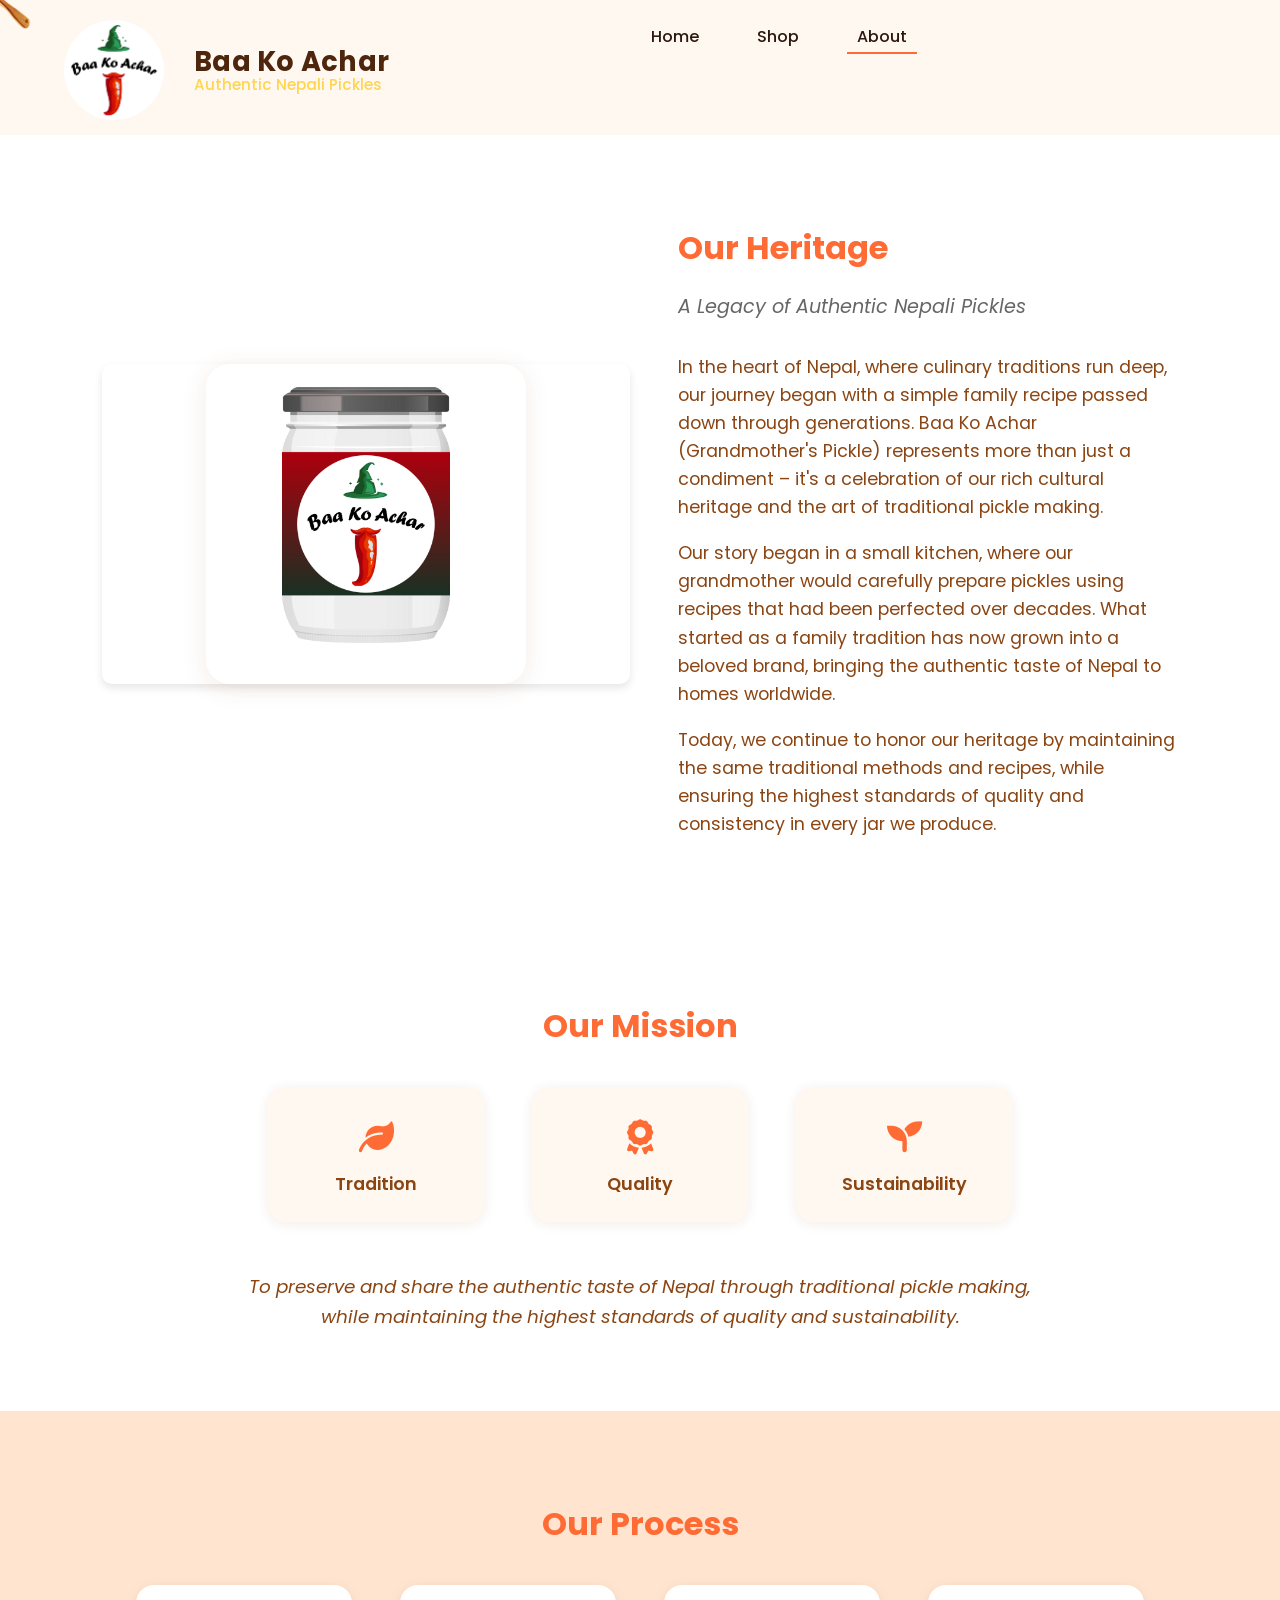
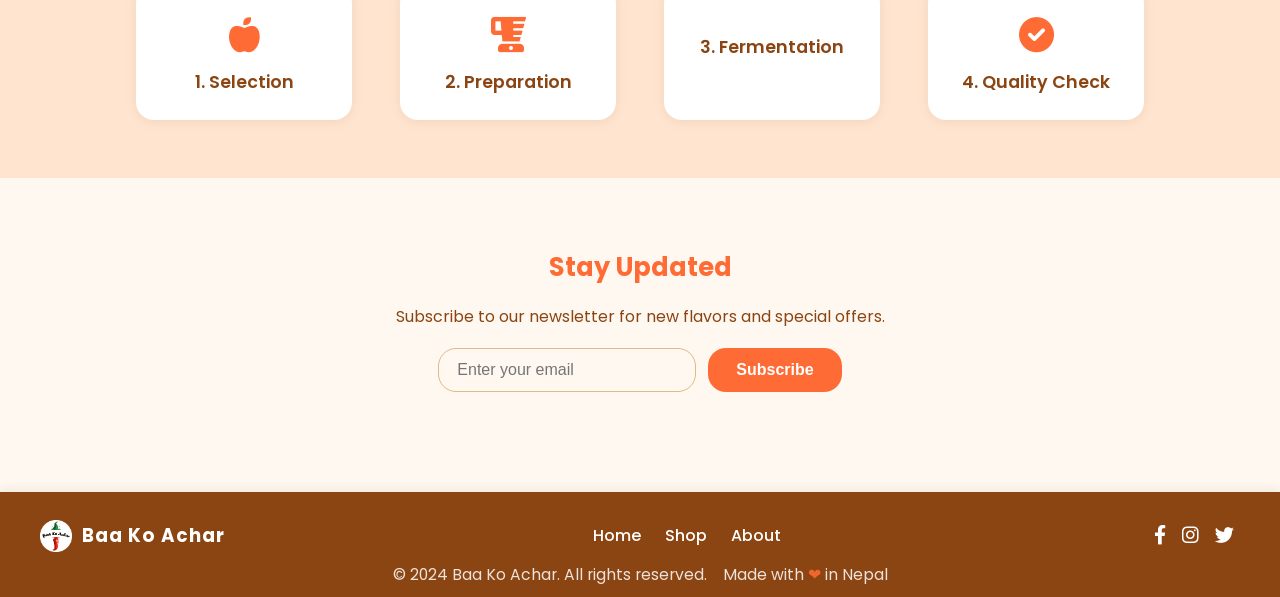
<file: about.html>
<!DOCTYPE html>
<html lang="en">
<head>
    <meta charset="UTF-8">
    <meta name="viewport" content="width=device-width, initial-scale=1.0">
    <title>About Us - Baa Ko Achar</title>
    <link rel="stylesheet" href="styles.css">
    <link rel="stylesheet" href="auth-styles.css">
    <link rel="stylesheet" href="https://cdnjs.cloudflare.com/ajax/libs/font-awesome/6.0.0/css/all.min.css">
    <link href="https://fonts.googleapis.com/css2?family=Poppins:wght@400;600;700&display=swap" rel="stylesheet">
    <style>
        .about-section {
            padding: 60px 20px;
            max-width: 1200px;
            margin: 0 auto;
        }

        .about-content {
            display: grid;
            grid-template-columns: 1fr 1fr;
            gap: 40px;
            align-items: center;
        }

        .about-image {
            width: 100%;
            border-radius: 10px;
            box-shadow: 0 4px 8px rgba(0,0,0,0.1);
        }

        .about-text h1 {
            color: #f4511e;
            margin-bottom: 20px;
            font-size: 2.5rem;
        }

        .about-text p {
            margin-bottom: 15px;
            line-height: 1.6;
            font-size: 1.1rem;
        }

        .values-section {
            margin-top: 60px;
            text-align: center;
        }

        .values-grid {
            display: grid;
            grid-template-columns: repeat(3, 1fr);
            gap: 30px;
            margin-top: 40px;
        }

        .value-card {
            padding: 30px;
            background: #fff;
            border-radius: 10px;
            box-shadow: 0 2px 4px rgba(0,0,0,0.1);
        }

        .value-card h3 {
            color: #f4511e;
            margin-bottom: 15px;
        }

        @media (max-width: 768px) {
            .about-content {
                grid-template-columns: 1fr;
            }

            .values-grid {
                grid-template-columns: 1fr;
            }
        }

        .user-dropdown { position: relative; display: inline-block; }
        .user-btn { background: none; border: none; cursor: pointer; font-size: 1.2rem; padding: 8px; border-radius: 50%; transition: background 0.2s; }
        .user-btn:hover { background: #f8f8f8; }
        .user-dropdown-content { display: none; position: absolute; right: 0; background: #fff; min-width: 160px; box-shadow: 0 8px 24px rgba(0,0,0,0.12); border-radius: 12px; z-index: 1000; margin-top: 8px; padding: 12px 0; }
        .user-dropdown-content.show { display: block; }
        .user-dropdown-content .user-name { font-weight: 600; color: #f2760a; padding: 10px 20px 8px 20px; border-bottom: 1px solid #eee; margin-bottom: 8px; }
        .user-dropdown-content a { display: flex; align-items: center; gap: 10px; color: #333; text-decoration: none; padding: 10px 20px; font-size: 1rem; transition: background 0.2s; }
        .user-dropdown-content a:hover { background: #f8f8f8; color: #f2760a; }
    </style>
</head>
<body>
    <!-- Navigation -->
    <nav class="navbar modern-navbar navbar-light">
      <div class="logo logo-modern">
        <a href="index.html" class="logo">
          <img src="PHOTOS/baa ko achar logo.png" alt="Baa Ko Achar Logo" class="logo-img">
 
          <span class="logo-text">
            <span class="logo-title">Baa Ko Achar</span>
            <span class="logo-subtitle">Authentic Nepali Pickles</span>
          </span>
        </a>
      </div>
      <ul class="nav-links nav-links-modern" id="navbarLinks">
        <li><a href="index.html">Home</a></li>
        <li><a href="shop.html">Shop</a></li>
        <li><a href="about.html" class="active">About</a></li>
      </ul>
      <div class="nav-actions" id="navbarActions"></div>
    </nav>

    <!-- About Section -->
    <section class="modern-about animate-fadein">
      <div class="about-image">
        <img src="PHOTOS/Sale.png" alt="Our Heritage">
      </div>
      <div class="about-text">
        <h2>Our Heritage</h2>
        <p class="subtitle">A Legacy of Authentic Nepali Pickles</p>
        <div class="about-description">
          <p>In the heart of Nepal, where culinary traditions run deep, our journey began with a simple family recipe passed down through generations. Baa Ko Achar (Grandmother's Pickle) represents more than just a condiment – it's a celebration of our rich cultural heritage and the art of traditional pickle making.</p>
          <p>Our story began in a small kitchen, where our grandmother would carefully prepare pickles using recipes that had been perfected over decades. What started as a family tradition has now grown into a beloved brand, bringing the authentic taste of Nepal to homes worldwide.</p>
          <p>Today, we continue to honor our heritage by maintaining the same traditional methods and recipes, while ensuring the highest standards of quality and consistency in every jar we produce.</p>
        </div>
      </div>
    </section>

    <!-- Mission Section -->
    <section class="why-choose-us animate-slideup">
      <h2>Our Mission</h2>
      <div class="why-icons">
        <div class="why-item">
          <i class="fas fa-leaf"></i>
          <span>Tradition</span>
        </div>
        <div class="why-item">
          <i class="fas fa-award"></i>
          <span>Quality</span>
        </div>
        <div class="why-item">
          <i class="fas fa-seedling"></i>
          <span>Sustainability</span>
        </div>
      </div>
      <p class="mission-statement" style="margin-top:32px; color:var(--background-dark); font-size:1.15rem;">To preserve and share the authentic taste of Nepal through traditional pickle making, while maintaining the highest standards of quality and sustainability.</p>
    </section>

    <!-- Process Section -->
    <section class="how-made animate-fadein">
      <h2>Our Process</h2>
      <div class="how-steps">
        <div class="how-step">
          <i class="fas fa-apple-alt"></i>
          <span>1. Selection</span>
        </div>
        <div class="how-step">
          <i class="fas fa-blender"></i>
          <span>2. Preparation</span>
        </div>
        <div class="how-step">
          <i class="fas fa-jar"></i>
          <span>3. Fermentation</span>
        </div>
        <div class="how-step">
          <i class="fas fa-check-circle"></i>
          <span>4. Quality Check</span>
        </div>
      </div>
    </section>

    <!-- Newsletter Signup -->
    <section class="modern-newsletter home-newsletter animate-fadein">
      <h2>Stay Updated</h2>
      <p>Subscribe to our newsletter for new flavors and special offers.</p>
      <form class="newsletter-form">
        <input type="email" placeholder="Enter your email" required>
        <button type="submit">Subscribe</button>
      </form>
    </section>

    <!-- Footer -->
    <footer class="modern-footer">
      <div class="footer-content">
        <div class="footer-brand">
          <img src="PHOTOS/baa ko achar logo.png" alt="Baa Ko Achar Logo" class="footer-logo" style="height:32px;vertical-align:middle;">
          <span class="footer-title">Baa Ko Achar</span>
        </div>
        <div class="footer-links">
          <a href="index.html">Home</a>
          <a href="shop.html">Shop</a>
          <a href="about.html">About</a>
        </div>
        <div class="footer-social">
          <a href="#" aria-label="Facebook"><i class="fab fa-facebook-f"></i></a>
          <a href="#" aria-label="Instagram"><i class="fab fa-instagram"></i></a>
          <a href="#" aria-label="Twitter"><i class="fab fa-twitter"></i></a>
        </div>
      </div>
      <div class="footer-bottom">
        <span>&copy; 2024 Baa Ko Achar. All rights reserved.</span>
        <span class="footer-made">Made with <span style="color:#ff6b35;">&#10084;</span> in Nepal</span>
      </div>
    </footer>

    <!-- Modal Overlay -->
    <div id="authModalOverlay" class="modal-overlay"></div>
    
    <!-- Auth Modal -->
    <div id="authModal" class="auth-modal">
      <div class="modal-content">
        <button class="close-modal" id="closeAuthModal">&times;</button>
        
        <!-- Login Form -->
        <div id="loginFormModal" class="auth-form-modal">
          <h2>Login</h2>
          <div id="loginError" class="error-message" style="display:none;"></div>
          <div id="loginSuccess" class="success-message" style="display:none;"></div>
          <form id="modalLoginForm">
            <input type="email" name="email" placeholder="Email" required>
            <input type="password" name="password" placeholder="Password" required>
            <button type="submit" class="modal-btn login-btn">Login</button>
          </form>
          <p class="switch-link">Don't have an account? <a href="#" id="showSignupModal">Sign up</a></p>
        </div>
        
        <!-- Signup Form -->
        <div id="signupFormModal" class="auth-form-modal" style="display:none;">
          <h2>Sign Up</h2>
          <div id="signupError" class="error-message" style="display:none;"></div>
          <div id="signupSuccess" class="success-message" style="display:none;"></div>
          <form id="modalSignupForm">
            <input type="text" name="first_name" placeholder="First Name" required>
            <input type="text" name="last_name" placeholder="Last Name" required>
            <input type="email" name="email" placeholder="Email" required>
            <input type="password" name="password" placeholder="Password" required>
            <button type="submit" class="modal-btn">Sign Up</button>
          </form>
          <p class="switch-link">Already have an account? <a href="#" id="showLoginModal">Login</a></p>
        </div>
      </div>
    </div>
    
    <script src="script.js"></script>
    <script>
    function renderNavbarUserState() {
      fetch('user-info.php')
        .then(res => res.json())
        .then(data => {
          const actions = document.getElementById('navbarActions');
          if (!actions) return;
          if (data.logged_in) {
            actions.innerHTML = `
              <div class="user-dropdown">
                <button class="user-btn" id="userDropdownBtn"><i class='fas fa-user'></i></button>
                <div class="user-dropdown-content" id="userDropdownContent">
                  <div class="user-name">${data.user_name || 'User'}</div>
                  <a href="orders.html"><i class="fas fa-box"></i> Orders</a>
                  <a href="logout.php"><i class="fas fa-sign-out-alt"></i> Logout</a>
                </div>
              </div>
              <a href="cart.html" class="cart-link"><i class="fas fa-shopping-cart"></i></a>
            `;
            // Dropdown toggle logic
            const btn = document.getElementById('userDropdownBtn');
            const dropdown = document.getElementById('userDropdownContent');
            btn.onclick = function(e) {
              e.stopPropagation();
              dropdown.classList.toggle('show');
            };
            document.addEventListener('click', function() {
              dropdown.classList.remove('show');
            });
          } else {
            actions.innerHTML = `
              <a href="login.html" class="btn btn-outline nav-login-btn">Login</a>
              <a href="signup.html" class="btn btn-primary nav-signup-btn">Sign Up</a>
              <a href="cart.html" class="cart-link"><i class="fas fa-shopping-cart"></i></a>
            `;
          }
        });
    }
    document.addEventListener('DOMContentLoaded', renderNavbarUserState);
    </script>
</body>
</html>
</file>
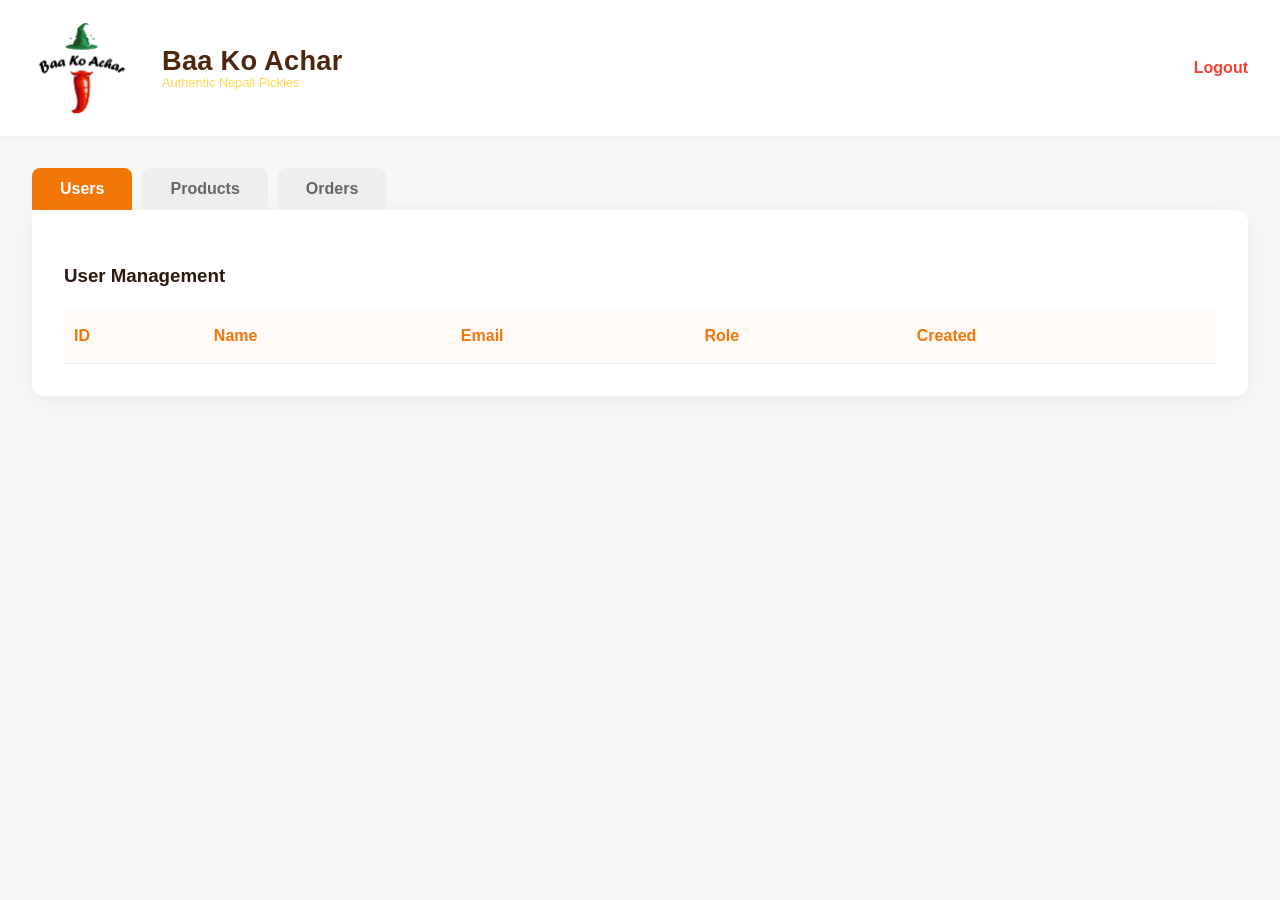
<file: admin-dashboard.html>
<!DOCTYPE html>
<html lang="en">
<head>
  <meta charset="UTF-8">
  <meta name="viewport" content="width=device-width, initial-scale=1.0">
  <title>Admin Dashboard - Baa Ko Achar</title>
  <link rel="stylesheet" href="styles.css">
  <style>
    body { background: #f7f7f7; font-family: 'Poppins', sans-serif; margin: 0; }
    .admin-nav { background: #fff; padding: 18px 32px; display: flex; justify-content: space-between; align-items: center; box-shadow: 0 2px 8px rgba(0,0,0,0.04);}
    .logo { display: flex; align-items: center; text-decoration: none; gap: 12px; }
    .logo-img { height: 50px; width: auto; }
    .logo-title { display: block; color: #f2760a; font-weight: 800; font-size: 1.4rem; }
    .logo-subtitle { display: block; color: #666; font-size: 0.8rem; }
    .admin-logout { color: #f44336; text-decoration: none; font-weight: 600; }

    .admin-container { padding: 0 32px; }
    .admin-tabs { display: flex; gap: 10px; margin: 32px 0 0 0; }
    .admin-tab { 
        background: #eee; border: none; border-radius: 8px 8px 0 0; 
        padding: 12px 28px; font-size: 1rem; font-weight: 600; 
        color: #666; cursor: pointer; transition: 0.3s;
    }
    .admin-tab.active { background: #f2760a; color: #fff; }

    .admin-section { 
        display: none; background: #fff; border-radius: 0 12px 12px 12px; 
        box-shadow: 0 4px 24px rgba(0,0,0,0.06); padding: 32px; 
    }
    .admin-section.active { display: block; }

    table { width: 100%; border-collapse: collapse; margin-top: 12px; }
    th, td { padding: 14px 10px; border-bottom: 1px solid #eee; text-align: left; }
    th { color: #f2760a; font-weight: 700; background: #fffaf5; }
    
    .spice-tag {
        padding: 4px 10px; border-radius: 20px; font-size: 0.8rem;
        background: #fff3e0; color: #f2760a; border: 1px solid #f2760a;
        text-transform: capitalize;
    }

    .btn-add { background: #f2760a; color: white; border: none; padding: 10px 20px; border-radius: 6px; cursor: pointer; font-weight: 600; }
    .btn-delete { color: #f44336; border: none; background: none; cursor: pointer; font-weight: 600; }

    /* Modal styles */
    .modal-bg { display:none; position:fixed; top:0; left:0; width:100vw; height:100vh; background:rgba(0,0,0,0.5); z-index:1000; align-items:center; justify-content:center; }
    .modal-bg.active { display:flex; }
    .modal-box { background:#fff; border-radius:14px; padding:32px 28px; min-width:420px; max-width:90vw; position:relative; box-shadow: 0 10px 40px rgba(0,0,0,0.2); }
    .modal-close { position:absolute; top:18px; right:20px; font-size:1.8rem; color:#f2760a; background:none; border:none; cursor:pointer; }
    .modal-title { color:#f2760a; font-size:1.5rem; font-weight:700; margin-bottom:18px; border-bottom: 2px solid #f2760a; padding-bottom: 8px;}
    
    form div { margin-bottom: 15px; }
    form label { font-weight: 600; color: #444; display: block; margin-bottom: 5px; }
    form input, form select { width: 100%; padding: 10px; border: 1px solid #ddd; border-radius: 6px; box-sizing: border-box; }
    
    .modal-table { width:100%; border-collapse:collapse; margin:18px 0; }
    .modal-table th { background: #f9f9f9; }
  </style>
</head>
<body>

  <div class="admin-nav">
    <a href="index.html" class="logo">
      <img src="PHOTOS/baa ko achar logo.png" alt="Baa Ko Achar Logo" class="logo-img">
      <span class="logo-text">
        <span class="logo-title">Baa Ko Achar</span>
        <span class="logo-subtitle">Authentic Nepali Pickles</span>
      </span>
    </a>
    <a href="admin-auth.php?logout=1" class="admin-logout">Logout</a>
  </div>

  <div class="admin-container">
    <div class="admin-tabs">
      <button class="admin-tab active" data-tab="users">Users</button>
      <button class="admin-tab" data-tab="products">Products</button>
      <button class="admin-tab" data-tab="orders">Orders</button>
    </div>

    <div class="admin-section active" id="usersSection">
      <h3>User Management</h3>
      <table id="usersTable">
        <thead>
          <tr><th>ID</th><th>Name</th><th>Email</th><th>Role</th><th>Created</th></tr>
        </thead>
        <tbody></tbody>
      </table>
    </div>

    <div class="admin-section" id="productsSection">
      <div style="display: flex; justify-content: space-between; align-items: center;">
        <h3>Inventory Management</h3>
        <button class="btn-add" onclick="showAddProductModal()">+ Add New Product</button>
      </div>
      <table id="productsTable">
        <thead>
          <tr>
            <th>ID</th>
            <th>Image</th>
            <th>Product Name</th>
            <th>Category</th>
            <th>Price</th>
            <th>Stock</th>
            <th>Spice</th>
            <th>Action</th>
          </tr>
        </thead>
        <tbody></tbody>
      </table>
    </div>

    <div class="admin-section" id="ordersSection">
      <h3>Customer Orders</h3>
      <table id="ordersTable">
        <thead>
          <tr><th>ID</th><th>User</th><th>Total</th><th>Date</th><th>Details</th></tr>
        </thead>
        <tbody></tbody>
      </table>
    </div>
  </div>

  <div class="modal-bg" id="orderModalBg">
    <div class="modal-box">
      <button class="modal-close" onclick="closeOrderModal()">&times;</button>
      <div id="orderModalContent"></div>
    </div>
  </div>

  <div class="modal-bg" id="productModalBg">
    <div class="modal-box">
      <button class="modal-close" onclick="closeProductModal()">&times;</button>
      <div class="modal-title">Add New Product</div>
      <form id="addProductForm" enctype="multipart/form-data">
        <div>
          <label>Product Name</label>
          <input type="text" name="name" placeholder="e.g. Spicy Mango Pickle" required>
        </div>
        <div>
          <label>Product Image</label>
          <input type="file" name="image" accept="image/*" required>
        </div>
        <div style="display:flex; gap:10px;">
          <div style="flex:1;">
            <label>Price (Rs.)</label>
            <input type="number" name="price" placeholder="350" required>
          </div>
          <div style="flex:1;">
            <label>Stock Quantity</label>
            <input type="number" name="stock" placeholder="50" required>
          </div>
        </div>
        <div>
          <label>Category</label>
          <input type="text" name="category" placeholder="mango/chicken/lemon" required>
        </div>
        <div>
          <label>Spice Level</label>
          <select name="spice_level">
            <option value="mild">Mild</option>
            <option value="medium" selected>Medium</option>
            <option value="hot">Hot</option>
          </select>
        </div>
        <button type="submit" class="btn-add" style="width:100%; padding:15px; margin-top: 10px; font-size: 1.1rem;">Save Product</button>
      </form>
    </div>
  </div>

  <script src="admin.js?v=2.1"></script>

</body>
</html>
</file>
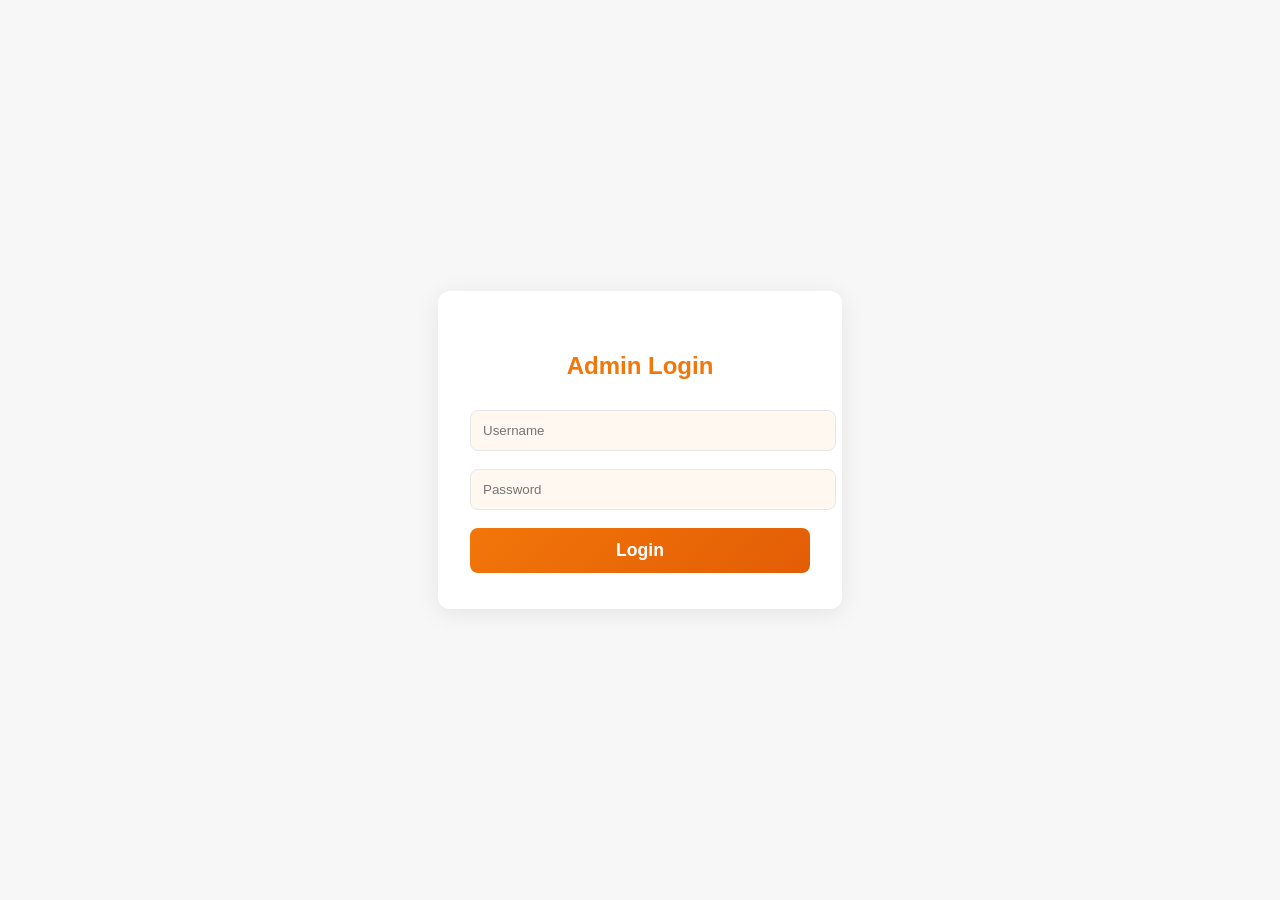
<file: admin-login.html>
<!DOCTYPE html>
<html lang="en">
<head>
  <meta charset="UTF-8">
  <title>Admin Login - Baa Ko Achar</title>
  <link rel="stylesheet" href="styles.css">
  <style>
    body { background: #f7f7f7; display: flex; align-items: center; justify-content: center; height: 100vh; }
    .admin-login-box { background: #fff; border-radius: 12px; box-shadow: 0 4px 24px rgba(0,0,0,0.08); padding: 36px 32px; width: 340px; }
    .admin-login-box h2 { color: #f2760a; margin-bottom: 24px; text-align: center; }
    .admin-login-box input { width: 100%; padding: 12px; margin-bottom: 18px; border-radius: 8px; border: 1.5px solid #e5e7eb; }
    .admin-login-box button { width: 100%; padding: 12px; background: linear-gradient(135deg, #f2760a, #e35d05); color: #fff; border: none; border-radius: 8px; font-weight: 600; font-size: 1.1rem; cursor: pointer; }
    .admin-login-box .error { color: #f44336; margin-bottom: 12px; text-align: center; }
  </style>
</head>
<body>
  <form class="admin-login-box" method="POST" action="admin-auth.php">
    <h2>Admin Login</h2>
    <div class="error">
      <?php if (isset($_GET['error'])) echo htmlspecialchars($_GET['error']); ?>
    </div>
    <input type="text" name="username" placeholder="Username" required autocomplete="off">
    <input type="password" name="password" placeholder="Password" required autocomplete="off">
    <button type="submit">Login</button>
  </form>
</body>
</html>
</file>
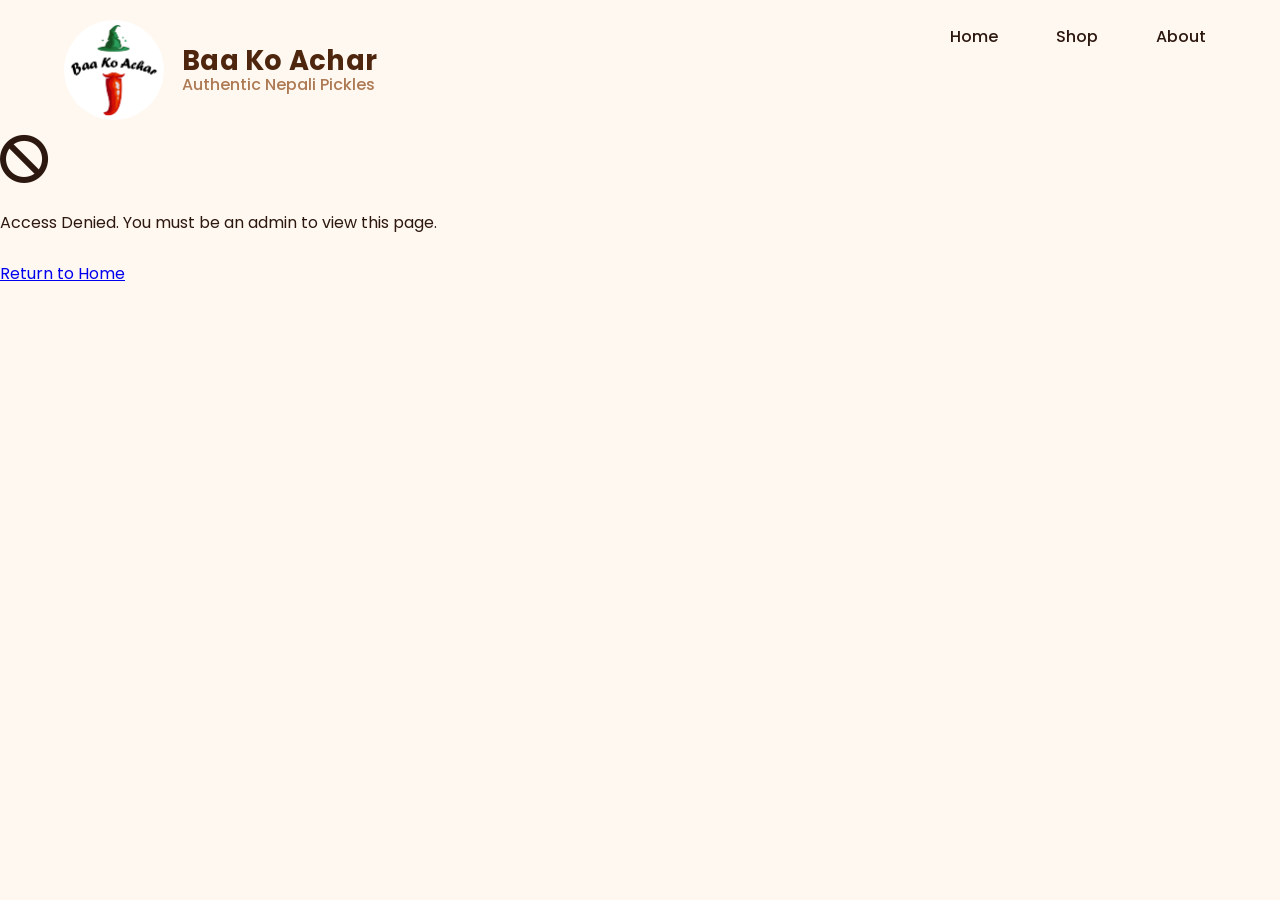
<file: admin.html>
<!DOCTYPE html>
<html lang="en">
<head>
  <meta charset="UTF-8" />
  <meta name="viewport" content="width=device-width, initial-scale=1.0"/>
  <title>Admin Panel - Baa Ko Achar</title>
  <link rel="stylesheet" href="styles.css"/>
  <link rel="stylesheet" href="auth-styles.css"/>
  <link rel="stylesheet" href="https://cdnjs.cloudflare.com/ajax/libs/font-awesome/6.0.0/css/all.min.css"/>
  <link href="https://fonts.googleapis.com/css2?family=Poppins:wght@400;600;700&display=swap" rel="stylesheet">
</head>
<body>
  <!-- Navigation -->
  <nav class="navbar modern-navbar navbar-light">
    <div class="logo logo-modern">
      <img src="PHOTOS/baa ko achar logo.png" alt="Baa Ko Achar Logo" class="logo-img-modern">
      <div class="logo-text-group">
        <span class="logo-title">Baa Ko Achar</span>
        <span class="logo-sub">Authentic Nepali Pickles</span>
      </div>
    </div>
    <ul class="nav-links nav-links-modern">
      <li><a href="index.html">Home</a></li>
      <li><a href="shop.html">Shop</a></li>
      <li><a href="about.html">About</a></li>
    </ul>
  </nav>

  <!-- Access Denied -->
  <div class="access-denied" id="accessDenied">
    <i class="fas fa-ban" style="font-size:3rem;"></i><br><br>
    Access Denied. You must be an admin to view this page.<br><br>
    <a href="index.html">Return to Home</a>
  </div>

  <!-- Admin Panel -->
  <div class="admin-container" id="adminPanel" style="display:none;">
    <div class="admin-title"><i class="fas fa-user-shield"></i> Admin Dashboard</div>
    
    <div class="admin-tabs">
      <button class="admin-tab active" data-tab="users">Users</button>
      <button class="admin-tab" data-tab="products">Products</button>
      <button class="admin-tab" data-tab="orders">Orders</button>
      <button class="admin-tab" data-tab="payments">Payments</button>
    </div>
    
    <!-- Users -->
    <div class="admin-section active" id="usersSection">
      <h3>Users Management</h3>
      <table class="admin-table" id="usersTable">
        <thead><tr><th>ID</th><th>Name</th><th>Email</th><th>Role</th><th>Created</th></tr></thead>
        <tbody></tbody>
      </table>
    </div>
    
    <!-- Products -->
    <div class="admin-section" id="productsSection">
      <h3>Products Management</h3>
      <form id="addProductForm">
        <input type="text" name="name" placeholder="Product Name" required />
        <input type="number" name="price" placeholder="Price" required />
        <input type="number" name="stock" placeholder="Stock" required />
        <input type="text" name="category" placeholder="Category" required />
        <button type="submit">Add Product</button>
      </form>
      <table class="admin-table" id="productsTable">
        <thead><tr><th>ID</th><th>Name</th><th>Price</th><th>Stock</th><th>Category</th><th>Action</th></tr></thead>
        <tbody></tbody>
      </table>
    </div>
    
    <!-- Orders -->
    <div class="admin-section" id="ordersSection">
      <h3>Orders Management</h3>
      <table class="admin-table" id="ordersTable">
        <thead><tr><th>Order ID</th><th>User</th><th>Total</th><th>Status</th><th>Date</th></tr></thead>
        <tbody></tbody>
      </table>
    </div>

    <!-- Payments -->
    <div class="admin-section" id="paymentsSection">
      <h3>Payments</h3>
      <table class="admin-table" id="paymentsTable">
        <thead><tr><th>ID</th><th>Order</th><th>User</th><th>Amount</th><th>Method</th><th>Status</th><th>Paid At</th></tr></thead>
        <tbody></tbody>
      </table>
    </div>
  </div>

  <script src="admin.js"></script>
</body>
</html>
</file>
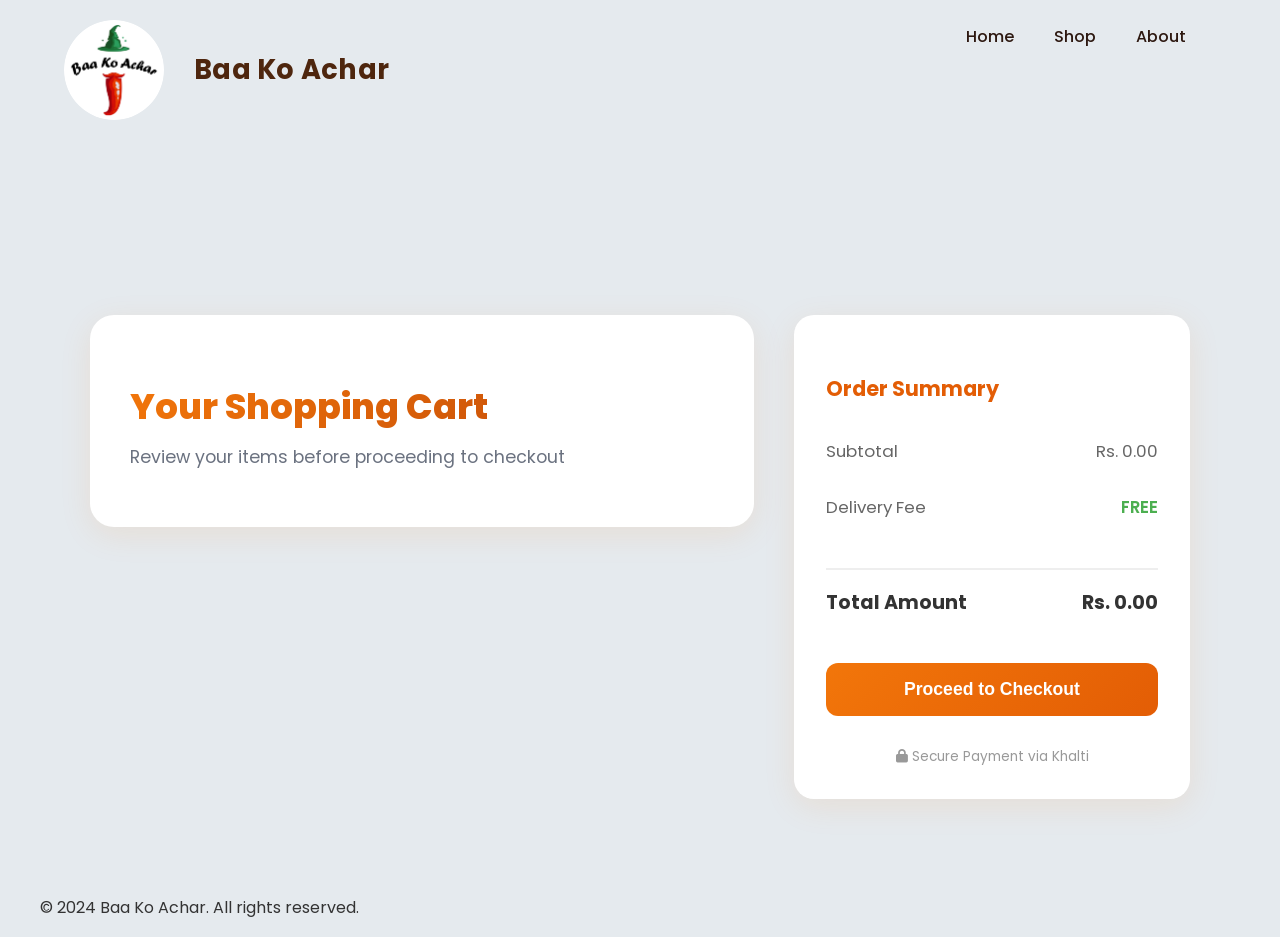
<file: cart.html>
<!DOCTYPE html>
<html lang="en">
<head>
    <meta charset="UTF-8">
    <meta name="viewport" content="width=device-width, initial-scale=1.0">
    <title>Cart - Baa Ko Achar</title>
    <link href="https://fonts.googleapis.com/css2?family=Poppins:wght@300;400;500;600;700;800&display=swap" rel="stylesheet">
    <link rel="stylesheet" href="https://cdnjs.cloudflare.com/ajax/libs/font-awesome/6.0.0/css/all.min.css">
    <link rel="stylesheet" href="styles.css">
    <style>
        body {
            font-family: 'Poppins', sans-serif;
            background: linear-gradient(135deg, var(--brand-50, #fef7ed) 0%, #fff 100%);
            min-height: 100vh;
            color: #333;
        }
        .container {
            max-width: 1200px;
            margin: 0 auto;
            padding: 0 20px;
        }
        .main-content {
            padding: 120px 0 80px;
        }
        .cart-header {
            text-align: center;
            margin-bottom: 3rem;
        }
        .cart-title {
            font-size: 3rem;
            font-weight: 800;
            background: linear-gradient(135deg, var(--brand-500, #f2760a), var(--brand-700, #bc4508));
            -webkit-background-clip: text;
            -webkit-text-fill-color: transparent;
            background-clip: text;
            margin-bottom: 1rem;
        }
        .cart-subtitle {
            color: #6b7280;
            font-size: 1.125rem;
            max-width: 600px;
            margin: 0 auto;
        }
        .cart-content {
            display: flex;
            gap: 40px;
            align-items: flex-start;
        }
        .cart-items {
            flex: 2;
            background: white;
            border-radius: 20px;
            box-shadow: 0 20px 40px -12px rgba(242, 118, 10, 0.10);
            padding: 0;
            min-width: 0;
        }
        .cart-item {
            display: grid;
            grid-template-columns: 100px 2fr 1fr 1fr auto;
            gap: 20px;
            align-items: center;
            padding: 24px 32px;
            border-bottom: 1px solid #f3f3f3;
        }
        .cart-item:last-child {
            border-bottom: none;
        }
        .item-image {
            width: 100px;
            height: 100px;
            border-radius: 12px;
            overflow: hidden;
            background: #f8f8f8;
        }
        .item-image img {
            width: 100%;
            height: 100%;
            object-fit: cover;
        }
        .item-details h3 {
            color: #333;
            font-size: 1.2rem;
            margin-bottom: 5px;
        }
        .item-details p {
            color: #666;
            font-size: 0.95rem;
        }
        .item-quantity {
            display: flex;
            align-items: center;
            gap: 10px;
        }
        .quantity-btn {
            width: 32px;
            height: 32px;
            border: 1.5px solid #e5e7eb;
            background: white;
            border-radius: 8px;
            cursor: pointer;
            display: flex;
            align-items: center;
            justify-content: center;
            font-size: 1.1rem;
            transition: all 0.3s ease;
        }
        .quantity-btn:hover {
            border-color: var(--brand-500, #f2760a);
            color: var(--brand-500, #f2760a);
        }
        .quantity-input {
            width: 48px;
            text-align: center;
            border: 1.5px solid #e5e7eb;
            border-radius: 8px;
            padding: 6px;
            font-size: 1rem;
        }
        .item-price {
            color: var(--brand-600, #e35d05);
            font-weight: 700;
            font-size: 1.1rem;
        }
        .remove-item {
            color: #bbb;
            cursor: pointer;
            background: none;
            border: none;
            font-size: 1.2rem;
            transition: color 0.3s ease;
        }
        .remove-item:hover {
            color: var(--brand-500, #f2760a);
        }
        .cart-summary {
            flex: 1;
            background: white;
            border-radius: 20px;
            box-shadow: 0 20px 40px -12px rgba(242, 118, 10, 0.10);
            padding: 32px 28px;
            margin-left: 0;
            min-width: 320px;
        }
        .summary-row {
            display: flex;
            justify-content: space-between;
            margin-bottom: 18px;
            color: #666;
            font-size: 1.05rem;
        }
        .summary-row.total {
            color: #333;
            font-size: 1.2rem;
            font-weight: 700;
            border-top: 2px solid #eee;
            padding-top: 18px;
            margin-top: 18px;
        }
        .checkout-btn {
            width: 100%;
            padding: 16px;
            background: linear-gradient(135deg, var(--brand-500, #f2760a), var(--brand-600, #e35d05));
            color: white;
            border: none;
            border-radius: 12px;
            font-size: 1.1rem;
            font-weight: 600;
            cursor: pointer;
            transition: all 0.3s ease;
            margin-top: 24px;
        }
        .checkout-btn:hover {
            background: linear-gradient(135deg, var(--brand-600, #e35d05), var(--brand-700, #bc4508));
            transform: translateY(-2px);
            box-shadow: 0 10px 25px -3px rgba(242, 118, 10, 0.15);
        }
        .empty-cart {
            text-align: center;
            padding: 60px 20px;
        }
        .empty-cart i {
            font-size: 3rem;
            color: #f2760a;
            margin-bottom: 20px;
        }
        @media (max-width: 900px) {
            .cart-content {
                flex-direction: column;
                gap: 24px;
            }
            .cart-summary {
                margin-left: 0;
                min-width: unset;
            }
        }
        @media (max-width: 600px) {
            .main-content {
                padding: 80px 0 40px;
            }
            .cart-header {
                margin-bottom: 2rem;
            }
            .cart-title {
                font-size: 2rem;
            }
            .cart-content {
                gap: 12px;
            }
            .cart-item {
                grid-template-columns: 1fr;
                gap: 10px;
                padding: 18px 8px;
            }
            .cart-summary {
                padding: 18px 8px;
            }
        }
        .user-dropdown { position: relative; display: inline-block; }
        .user-btn { background: none; border: none; cursor: pointer; font-size: 1.2rem; padding: 8px; border-radius: 50%; transition: background 0.2s; }
        .user-btn:hover { background: #f8f8f8; }
        .user-dropdown-content { display: none; position: absolute; right: 0; background: #fff; min-width: 160px; box-shadow: 0 8px 24px rgba(0,0,0,0.12); border-radius: 12px; z-index: 1000; margin-top: 8px; padding: 12px 0; }
        .user-dropdown-content.show { display: block; }
        .user-dropdown-content .user-name { font-weight: 600; color: #f2760a; padding: 10px 20px 8px 20px; border-bottom: 1px solid #eee; margin-bottom: 8px; }
        .user-dropdown-content a { display: flex; align-items: center; gap: 10px; color: #333; text-decoration: none; padding: 10px 20px; font-size: 1rem; transition: background 0.2s; }
        .user-dropdown-content a:hover { background: #f8f8f8; color: #f2760a; }
        .cart-item-modern {
            display: flex;
            align-items: center;
            background: #fff;
            border-radius: 16px;
            box-shadow: 0 2px 8px rgba(242, 118, 10, 0.06);
            padding: 18px 24px;
            margin-bottom: 18px;
            gap: 22px;
            transition: box-shadow 0.2s;
        }
        .cart-item-modern:hover {
            box-shadow: 0 6px 18px rgba(242, 118, 10, 0.10);
        }
        .cart-item-img-wrap {
            width: 70px;
            height: 70px;
            border-radius: 12px;
            overflow: hidden;
            background: #fff7ed;
            flex-shrink: 0;
            box-shadow: 0 2px 8px rgba(242, 118, 10, 0.06);
            display: flex;
            align-items: center;
            justify-content: center;
        }
        .cart-item-img {
            width: 100%;
            height: 100%;
            object-fit: cover;
            border-radius: 12px;
        }
        .cart-item-details {
            flex: 2;
            min-width: 0;
        }
        .cart-item-title {
            color: #333;
            font-size: 1.1rem;
            font-weight: 600;
            margin-bottom: 4px;
            white-space: nowrap;
            overflow: hidden;
            text-overflow: ellipsis;
        }
        .cart-item-desc {
            color: #666;
            font-size: 0.97rem;
            white-space: nowrap;
            overflow: hidden;
            text-overflow: ellipsis;
        }
        .cart-item-qty-price {
            display: flex;
            flex-direction: column;
            align-items: flex-end;
            gap: 8px;
            min-width: 120px;
        }
        .cart-item-qty-controls {
            display: flex;
            align-items: center;
            gap: 8px;
        }
        .cart-item-price {
            color: var(--brand-600, #e35d05);
            font-weight: 700;
            font-size: 1.1rem;
        }
        .remove-item-modern {
            color: #bbb;
            cursor: pointer;
            background: none;
            border: none;
            font-size: 1.2rem;
            margin-left: 18px;
            transition: color 0.3s ease;
        }
        .remove-item-modern:hover {
            color: var(--brand-500, #f2760a);
        }
        @media (max-width: 700px) {
            .cart-item-modern {
                flex-direction: column;
                align-items: stretch;
                gap: 10px;
                padding: 14px 8px;
            }
            .cart-item-img-wrap {
                width: 100%;
                height: 120px;
                margin-bottom: 8px;
            }
            .cart-item-qty-price {
                flex-direction: row;
                align-items: center;
                justify-content: space-between;
                min-width: 0;
            }
            .remove-item-modern {
                margin-left: 0;
                align-self: flex-end;
            }
        }
        .cart-card-sample {
            background: #fff;
            border-radius: 18px;
            box-shadow: 0 8px 32px rgba(242, 118, 10, 0.10);
            padding: 0 0 24px 0;
            margin-bottom: 28px;
            max-width: 340px;
            min-width: 260px;
            display: flex;
            flex-direction: column;
            align-items: stretch;
            transition: box-shadow 0.2s;
        }
        .cart-card-sample:hover {
            box-shadow: 0 12px 32px rgba(242, 118, 10, 0.18);
        }
        .cart-card-img-wrap {
            width: 100%;
            height: 180px;
            background: #f8f8f8;
            border-radius: 18px 18px 0 0;
            display: flex;
            align-items: center;
            justify-content: center;
            overflow: hidden;
        }
        .cart-card-img {
            width: 100%;
            height: 100%;
            object-fit: cover;
        }
        .cart-card-body {
            padding: 18px 22px 0 22px;
            display: flex;
            flex-direction: column;
            gap: 6px;
        }
        .cart-card-category {
            color: #f2760a;
            font-size: 0.98rem;
            font-weight: 600;
            margin-bottom: 2px;
        }
        .cart-card-title {
            font-size: 1.18rem;
            font-weight: 800;
            color: #222;
            margin-bottom: 2px;
            line-height: 1.2;
        }
        .cart-card-desc {
            color: #6b7280;
            font-size: 0.98rem;
            margin-bottom: 8px;
            min-height: 38px;
            max-height: 38px;
            overflow: hidden;
            text-overflow: ellipsis;
            display: -webkit-box;
            -webkit-line-clamp: 2;
            line-clamp: 2;
            -webkit-box-orient: vertical;
        }
        .cart-card-bottom-row {
            display: flex;
            align-items: center;
            justify-content: space-between;
            margin-top: 10px;
            gap: 8px;
        }
        .cart-card-price-qty {
            display: flex;
            align-items: center;
            gap: 16px;
        }
        .cart-card-price {
            color: #f2760a;
            font-size: 1.18rem;
            font-weight: 700;
        }
        .cart-card-qty-pill {
            display: flex;
            align-items: center;
            background: #fef7ed;
            border-radius: 999px;
            padding: 3px 10px;
            gap: 6px;
            box-shadow: 0 1px 4px rgba(242, 118, 10, 0.04);
        }
        .qty-btn {
            background: none;
            border: none;
            color: #f2760a;
            font-size: 1.1rem;
            font-weight: 700;
            width: 28px;
            height: 28px;
            border-radius: 50%;
            cursor: pointer;
            transition: background 0.2s;
        }
        .qty-btn:disabled {
            color: #ccc;
            cursor: not-allowed;
        }
        .qty-btn:hover:not(:disabled) {
            background: #fef7ed;
        }
        .qty-input {
            width: 38px;
            text-align: center;
            border: none;
            background: transparent;
            font-size: 1.08rem;
            font-weight: 600;
            color: #222;
        }
        .cart-card-remove {
            background: none;
            border: none;
            color: #bbb;
            font-size: 1.2rem;
            cursor: pointer;
            transition: color 0.2s;
            margin-left: 8px;
        }
        .cart-card-remove:hover {
            color: #f2760a;
        }
        @media (max-width: 700px) {
            .cart-card-sample {
                max-width: 100%;
                min-width: 0;
            }
            .cart-card-img-wrap {
                height: 120px;
            }
            .cart-card-body {
                padding: 12px 10px 0 10px;
            }
        }
    </style>
    <style>
    /* Checkout modal styles */
    .checkout-modal-overlay {
        position: fixed;
        inset: 0;
        display: flex;
        align-items: center;
        justify-content: center;
        background: rgba(0,0,0,0.45);
        z-index: 12000;
    }
    .checkout-modal {
        background: #fff;
        padding: 22px;
        border-radius: 12px;
        width: 100%;
        max-width: 520px;
        box-shadow: 0 14px 40px rgba(0,0,0,0.18);
    }
    .checkout-modal h2 { margin-top: 0; color: var(--brand-600, #e35d05); }
    .checkout-modal form label { display:block; margin-bottom:12px; font-size:0.95rem; color:#444; }
    .checkout-modal input[type="text"], .checkout-modal input[type="tel"] { width:100%; padding:10px 12px; border-radius:8px; border:1px solid #e5e7eb; margin-top:6px; }
    .checkout-modal-actions { display:flex; gap:10px; justify-content:flex-end; margin-top:12px; }
    .checkout-modal .btn { padding:10px 14px; border-radius:8px; cursor:pointer; }
    .checkout-modal .btn-outline { background:transparent; border:1px solid #ddd; }
    </style>
</head>
<body>
    <nav class="navbar modern-navbar">
        <div class="logo logo-modern">
            <a href="index.html" class="logo">
                <img src="PHOTOS/baa ko achar logo.png" alt="Baa Ko Achar Logo" class="logo-img">
                <span class="logo-text">
                    <span class="logo-title">Baa Ko Achar</span>
                </span>
            </a>
        </div>
        <div class="nav-links">
            <a href="index.html">Home</a>
            <a href="shop.html">Shop</a>
            <a href="about.html">About</a>
            <div id="nav-auth-actions" class="nav-auth-actions">
                </div>
        </div>
    </nav>

    <div class="container main-content">
        <div class="cart-main-container">
            <div class="cart-card">
                <div class="cart-header-modern">
                    <h1 class="cart-title">Your Shopping Cart</h1>
                    <p class="cart-subtitle">Review your items before proceeding to checkout</p>
                </div>

                <div class="cart-content-modern">
                    <div id="loginRequired" style="display: none; text-align: center; padding: 60px 20px;">
                        <i class="fas fa-shopping-bag" style="font-size: 4rem; color: #fdedd3; margin-bottom: 20px;"></i>
                        <h2 style="margin-bottom: 10px;">Your cart is waiting</h2>
                        <p style="color: #666; margin-bottom: 25px;">Please login to see the items you've added.</p>
                        <a href="index.html" class="checkout-btn-modern" style="display: inline-block; width: auto; text-decoration: none; padding: 12px 30px;">Login to Account</a>
                    </div>

                    <div id="cartContent">
                        <div id="cartItemsList" class="cart-items-modern">
                            </div>
                    </div>
                </div>
            </div>

            <div class="cart-summary-card" id="cartSummaryCard">
                <h3 class="summary-title">Order Summary</h3>
                <div class="summary-row">
                    <span>Subtotal</span>
                    <span id="subtotalAmount">Rs. 0.00</span>
                </div>
                <div class="summary-row">
                    <span>Delivery Fee</span>
                    <span style="color: #4CAF50; font-weight: 600;">FREE</span>
                </div>
                <div class="summary-row total">
                    <span>Total Amount</span>
                    <span id="totalAmount">Rs. 0.00</span>
                </div>
                <button class="checkout-btn-modern" onclick="openCheckoutModal()">
                    Proceed to Checkout
                </button>
                <div style="margin-top: 15px; text-align: center; color: #999; font-size: 0.85rem;">
                    <i class="fas fa-lock"></i> Secure Payment via Khalti
                </div>
            </div>
        </div>
    </div>

    <footer class="footer">
        <div class="container">
            <p>&copy; 2024 Baa Ko Achar. All rights reserved.</p>
        </div>
    </footer>

    <script src="cart.js"></script>
    <script>
    // 1. Manage Navbar User State
    function renderNavbarUserState() {
        const actions = document.getElementById('nav-auth-actions');
        if (!actions) return;

        fetch('user-info.php')
            .then(res => res.json())
            .then(data => {
                if (data.logged_in) {
                    actions.innerHTML = `
                        <a href="orders.html" class="nav-icon-link"><i class="fas fa-box"></i></a>
                        <a href="cart.html" class="nav-icon-link active"><i class="fas fa-shopping-cart"></i></a>
                        <a href="logout.php" class="btn btn-outline">Logout</a>
                    `;
                } else {
                    actions.innerHTML = `
                        <a href="index.html" class="btn btn-primary nav-login-btn">Login</a>
                        <a href="cart.html" class="nav-icon-link"><i class="fas fa-shopping-cart"></i></a>
                    `;
                }
            });
    }
    document.addEventListener('DOMContentLoaded', renderNavbarUserState);
    </script>

    <style>
    body, .cart-bg {
        background: #e5eaee;
        min-height: 100vh;
    }
    .cart-main-container {
        display: flex;
        justify-content: center;
        align-items: flex-start;
        gap: 40px;
        max-width: 1100px;
        margin: 60px auto 0 auto;
        padding: 0 10px;
    }
    .cart-card {
        flex: 2;
        background: #fff;
        border-radius: 24px;
        box-shadow: 0 8px 32px rgba(242, 118, 10, 0.10);
        padding: 0 0 32px 0;
        min-width: 0;
    }
    .cart-header-modern {
        padding: 40px 40px 0 40px;
        text-align: left;
    }
    .cart-title {
        font-size: 2.2rem;
        font-weight: 800;
        background: linear-gradient(135deg, var(--brand-500, #f2760a), var(--brand-700, #bc4508));
        -webkit-background-clip: text;
        -webkit-text-fill-color: transparent;
        background-clip: text;
        margin-bottom: 0.5rem;
    }
    .cart-subtitle {
        color: #6b7280;
        font-size: 1.1rem;
        margin-bottom: 1.5rem;
    }
    .cart-content-modern {
        padding: 0 40px;
    }
    .cart-items-modern {
        margin-top: 10px;
    }
    /* Style for the items generated by JS */
    .cart-item {
        display: flex;
        align-items: center;
        background: #f8fafc;
        border-radius: 16px;
        box-shadow: 0 2px 8px rgba(242, 118, 10, 0.04);
        padding: 18px 24px;
        margin-bottom: 18px;
        gap: 22px;
        transition: box-shadow 0.2s;
    }
    .cart-item:hover {
        box-shadow: 0 6px 18px rgba(242, 118, 10, 0.10);
    }
    .item-image {
        width: 70px;
        height: 70px;
        border-radius: 12px;
        overflow: hidden;
        background: #fff7ed;
        flex-shrink: 0;
        box-shadow: 0 2px 8px rgba(242, 118, 10, 0.06);
    }
    .item-image img {
        width: 100%;
        height: 100%;
        object-fit: cover;
    }
    .item-details { flex: 2; }
    .item-details h3 { color: #333; font-size: 1.1rem; font-weight: 600; margin-bottom: 4px; }
    .item-price { color: var(--brand-600, #e35d05); font-weight: 700; font-size: 1.1rem; min-width: 80px; text-align: right; }
    
    .cart-summary-card {
        flex: 1;
        position: sticky; /* Fixed can break on small screens, sticky is safer for layout */
        top: 100px;
        background: #fff;
        border-radius: 20px;
        box-shadow: 0 8px 32px rgba(242, 118, 10, 0.10);
        padding: 36px 32px 32px 32px;
        min-width: 320px;
    }
    .summary-title { font-size: 1.3rem; font-weight: 700; color: var(--brand-600, #e35d05); margin-bottom: 18px; }
    .summary-row { display: flex; justify-content: space-between; margin-bottom: 14px; color: #666; font-size: 1.05rem; }
    .summary-row.total { color: #333; font-size: 1.2rem; font-weight: 700; border-top: 2px solid #eee; padding-top: 18px; margin-top: 18px; }
    .checkout-btn-modern {
        width: 100%; padding: 16px; background: linear-gradient(135deg, var(--brand-500, #f2760a), var(--brand-600, #e35d05));
        color: white; border: none; border-radius: 12px; font-size: 1.1rem; font-weight: 600; cursor: pointer; transition: 0.3s;
    }
    .checkout-btn-modern:hover { transform: translateY(-2px); box-shadow: 0 10px 25px rgba(242, 118, 10, 0.15); }
    
    @media (max-width: 900px) {
        .cart-main-container { flex-direction: column; align-items: stretch; }
        .cart-summary-card { position: static; width: 100%; min-width: unset; margin-top: 20px; }
    }
    </style>
</body>
</file>
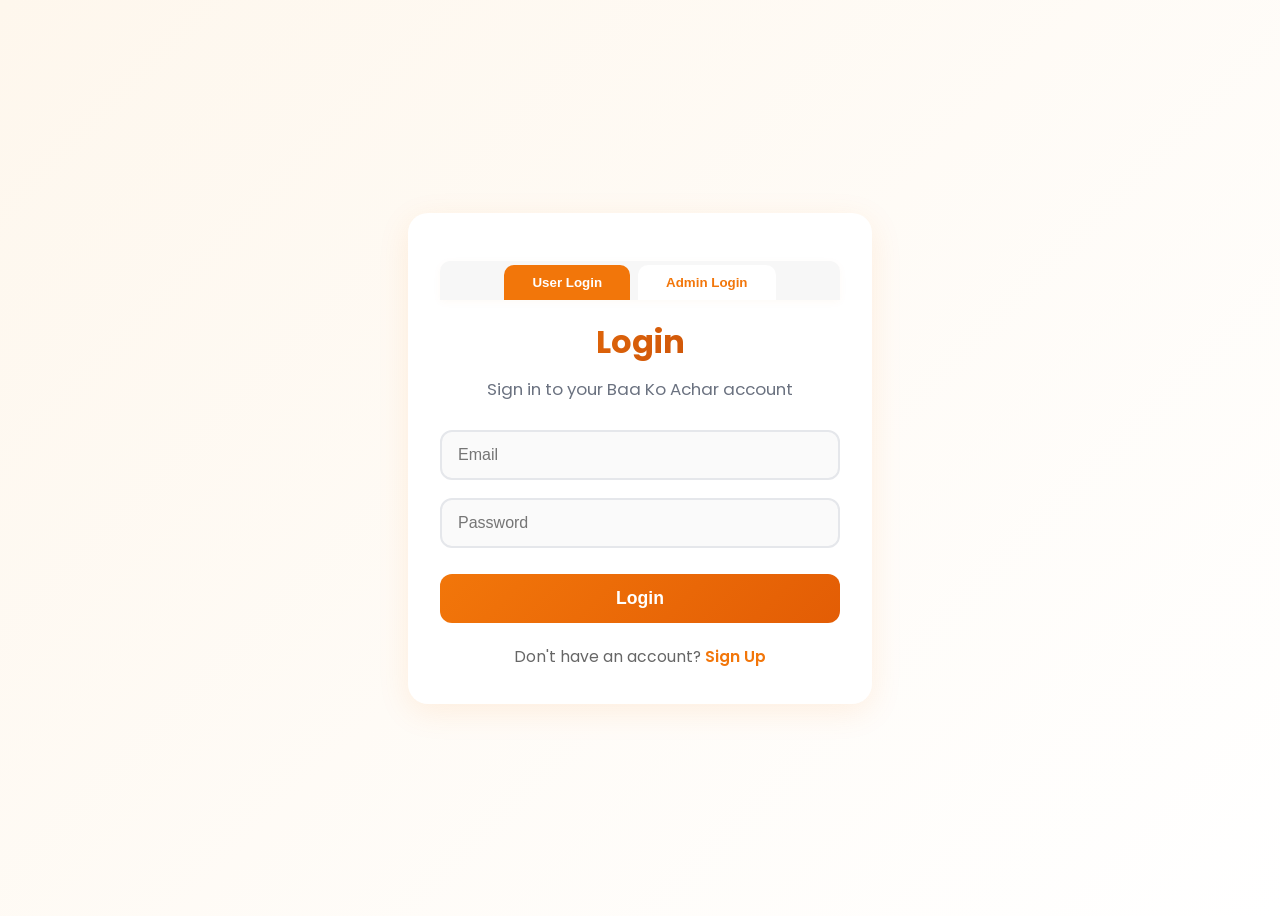
<file: login.html>
<!DOCTYPE html>
<html lang="en">
<head>
  <meta charset="UTF-8">
  <meta name="viewport" content="width=device-width, initial-scale=1.0">
  <title>Login - Baa Ko Achar</title>
  <link href="https://fonts.googleapis.com/css2?family=Poppins:wght@400;600;700&display=swap" rel="stylesheet">
  <link rel="stylesheet" href="https://cdnjs.cloudflare.com/ajax/libs/font-awesome/6.0.0/css/all.min.css">
  <style>
    body {
      font-family: 'Poppins', sans-serif;
      background: linear-gradient(135deg, #fef7ed 0%, #fff 100%);
      min-height: 100vh;
      display: flex;
      align-items: center;
      justify-content: center;
    }
    .auth-container {
      background: #fff;
      border-radius: 20px;
      box-shadow: 0 8px 32px rgba(242, 118, 10, 0.10);
      padding: 48px 32px 36px 32px;
      max-width: 400px;
      width: 100%;
      text-align: center;
    }
    .auth-title {
      font-size: 2rem;
      font-weight: 700;
      background: linear-gradient(135deg, #f2760a, #bc4508);
      -webkit-background-clip: text;
      -webkit-text-fill-color: transparent;
      background-clip: text;
      margin-bottom: 10px;
    }
    .auth-subtitle {
      color: #6b7280;
      font-size: 1.05rem;
      margin-bottom: 28px;
    }
    .auth-form {
      display: flex;
      flex-direction: column;
      gap: 18px;
    }
    .auth-form input {
      padding: 14px 16px;
      border: 2px solid #e5e7eb;
      border-radius: 12px;
      font-size: 1rem;
      background: #fafafa;
      transition: border 0.2s;
    }
    .auth-form input:focus {
      border-color: #f2760a;
      background: #fff;
      outline: none;
    }
    .auth-btn {
      padding: 14px 0;
      background: linear-gradient(135deg, #f2760a, #e35d05);
      color: #fff;
      border: none;
      border-radius: 12px;
      font-size: 1.1rem;
      font-weight: 600;
      cursor: pointer;
      margin-top: 8px;
      transition: background 0.2s, transform 0.2s;
    }
    .auth-btn:hover {
      background: linear-gradient(135deg, #e35d05, #bc4508);
      transform: translateY(-2px);
    }
    .auth-link {
      margin-top: 22px;
      color: #666;
      font-size: 0.98rem;
    }
    .auth-link a {
      color: #f2760a;
      text-decoration: none;
      font-weight: 600;
      transition: color 0.2s;
    }
    .auth-link a:hover {
      color: #bc4508;
      text-decoration: underline;
    }
    .auth-message {
      margin-bottom: 10px;
      padding: 10px 0;
      border-radius: 8px;
      font-size: 0.98rem;
      font-weight: 500;
      display: none;
    }
    .auth-message.error {
      background: #fee;
      color: #c33;
      border: 1px solid #fcc;
      display: block;
    }
    .auth-message.success {
      background: #efe;
      color: #363;
      border: 1px solid #cfc;
      display: block;
    }
    @media (max-width: 500px) {
      .auth-container {
        padding: 28px 8px 18px 8px;
      }
      .auth-title {
        font-size: 1.4rem;
      }
    }
  </style>
</head>
<body>
  <div class="auth-container">
    <div class="auth-tabs" style="display:flex;justify-content:center;margin-bottom:18px;gap:8px;background:#f7f7f7;border-radius:10px 10px 0 0;box-shadow:0 2px 8px rgba(242,118,10,0.04);padding-top:4px;">
      <button class="auth-tab active" style="background:#f2760a;color:#fff;border:none;padding:10px 28px;border-radius:10px 10px 0 0;font-weight:600;cursor:default;">User Login</button>
      <button class="auth-tab" onclick="window.location.href='admin-login.html'" style="background:#fff;color:#f2760a;border:none;padding:10px 28px;border-radius:10px 10px 0 0;font-weight:600;cursor:pointer;">Admin Login</button>
    </div>
    <div class="auth-title">Login</div>
    <div class="auth-subtitle">Sign in to your Baa Ko Achar account</div>
    <div id="authMessage" class="auth-message"></div>
    <form id="loginForm" class="auth-form" autocomplete="on">
      <input type="email" name="email" placeholder="Email" required>
      <input type="password" name="password" placeholder="Password" required>
      <button type="submit" class="auth-btn">Login</button>
    </form>
    <div class="auth-link">
      Don't have an account? <a href="signup.html">Sign Up</a>
    </div>
  </div>
  <script>
    document.getElementById('loginForm').addEventListener('submit', async function(e) {
      e.preventDefault();
      const form = e.target;
      const formData = new FormData(form);
      const msg = document.getElementById('authMessage');
      msg.style.display = 'none';
      msg.className = 'auth-message';
      try {
        const res = await fetch('login.php', { method: 'POST', body: formData });
        const data = await res.json();
        if (data.success) {
          msg.textContent = data.message;
          msg.className = 'auth-message success';
          msg.style.display = 'block';
          setTimeout(() => { window.location.href = 'index.html'; }, 900);
        } else {
          msg.textContent = data.message;
          msg.className = 'auth-message error';
          msg.style.display = 'block';
        }
      } catch (err) {
        msg.textContent = 'Server error. Please try again.';
        msg.className = 'auth-message error';
        msg.style.display = 'block';
      }
    });
  </script>
</body>
</html>
</file>
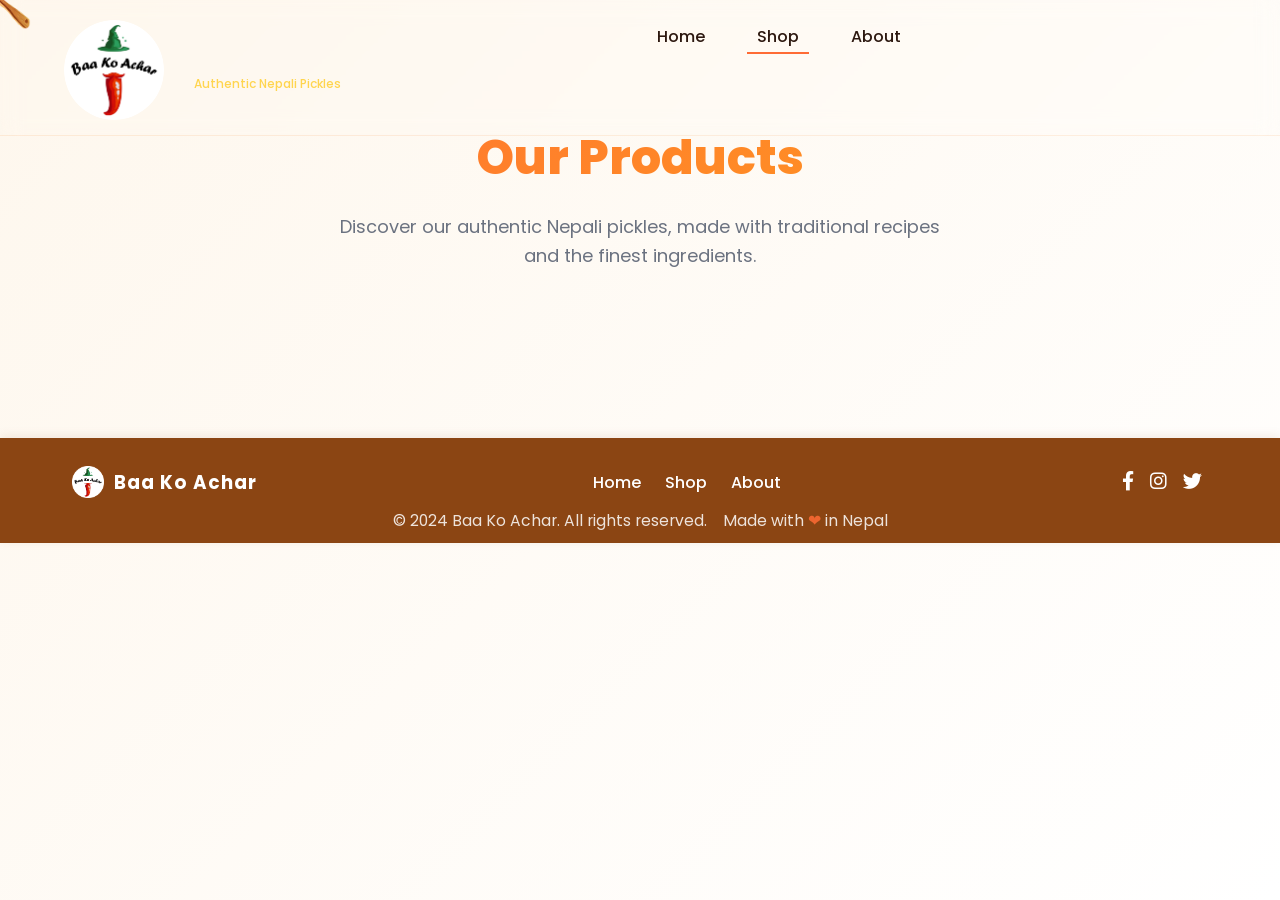
<file: shop.html>
<!DOCTYPE html>
<html lang="en">
<head>
    <meta charset="UTF-8">
    <meta name="viewport" content="width=device-width, initial-scale=1.0">
    <title>Shop - Baa Ko Achar</title>
    <link rel="stylesheet" href="styles.css">
    <link rel="stylesheet" href="auth-styles.css">
    <link href="https://fonts.googleapis.com/css2?family=Poppins:wght@300;400;500;600;700;800&display=swap" rel="stylesheet">
    <link rel="stylesheet" href="https://cdnjs.cloudflare.com/ajax/libs/font-awesome/6.0.0/css/all.min.css">
    <style>
        :root {
            --brand-50: #fef7ed;
            --brand-100: #fdedd3;
            --brand-200: #fbd7a5;
            --brand-300: #f8bc6d;
            --brand-400: #f59532;
            --brand-500: #f2760a;
            --brand-600: #e35d05;
            --brand-700: #bc4508;
            --brand-800: #96370e;
            --brand-900: #792f0f;
        }

        * {
            margin: 0;
            padding: 0;
            box-sizing: border-box;
        }

        body {
            font-family: 'Poppins', sans-serif;
            line-height: 1.6;
            color: #333;
            background: linear-gradient(135deg, var(--brand-50) 0%, #fff 100%);
            min-height: 100vh;
        }

        .container {
            max-width: 1400px;
            margin: 0 auto;
            padding: 0 20px;
        }

        /* Modern Navbar */
        .navbar {
            position: fixed;
            top: 0;
            left: 0;
            right: 0;
            z-index: 1000;
            background: rgba(255, 255, 255, 0.95);
            backdrop-filter: blur(10px);
            border-bottom: 1px solid rgba(242, 118, 10, 0.1);
        }

        .nav-container {
            display: flex;
            justify-content: space-between;
            align-items: center;
            padding: 1rem 2rem;
            max-width: 1400px;
            margin: 0 auto;
        }

        .logo {
            display: flex;
            align-items: center;
            gap: 12px;
            text-decoration: none;
        }

        .logo-img {
            width: 45px;
            height: 45px;
            border-radius: 50%;
            border: 2px solid var(--brand-200);
        }

        .logo-text {
            display: flex;
            flex-direction: column;
        }

        .logo-title {
            font-size: 1.25rem;
            font-weight: 700;
            background: linear-gradient(135deg, var(--brand-500), var(--brand-700));
            -webkit-background-clip: text;
            -webkit-text-fill-color: transparent;
            background-clip: text;
        }

        .logo-subtitle {
            font-size: 0.75rem;
            color: var(--brand-600);
            font-weight: 500;
            margin-top: -2px;
        }

        .nav-links {
            display: flex;
            list-style: none;
            gap: 2rem;
        }

        .nav-links a {
            text-decoration: none;
            color: #374151;
            font-weight: 500;
            transition: color 0.3s ease;
        }

        .nav-links a:hover,
        .nav-links a.active {
            color: var(--brand-600);
        }

        /* Main Content */
        .main-content {
            padding: 120px 0 80px;
        }

        .shop-header {
            text-align: center;
            margin-bottom: 3rem;
        }

        .shop-title {
            font-size: 3rem;
            font-weight: 800;
            background: linear-gradient(135deg, var(--brand-500), var(--brand-700));
            -webkit-background-clip: text;
            -webkit-text-fill-color: transparent;
            background-clip: text;
            margin-bottom: 1rem;
        }

        .shop-subtitle {
            color: #6b7280;
            font-size: 1.125rem;
            max-width: 600px;
            margin: 0 auto;
        }

        .shop-content {
            display: grid;
            grid-template-columns: 280px 1fr;
            gap: 40px;
            align-items: start;
        }

        /* Filters Sidebar */
        .filters-sidebar {
            background: white;
            padding: 30px;
            border-radius: 20px;
            box-shadow: 0 20px 40px -12px rgba(242, 118, 10, 0.15);
            height: fit-content;
            position: sticky;
            top: 140px;
            border: 1px solid rgba(242, 118, 10, 0.1);
        }

        .filter-section {
            margin-bottom: 30px;
        }

        .filter-section:last-child {
            margin-bottom: 0;
        }

        .filter-section h3 {
            color: var(--brand-600);
            margin-bottom: 20px;
            font-size: 1.2rem;
            display: flex;
            align-items: center;
            gap: 10px;
            font-weight: 600;
        }

        .search-box {
            position: relative;
            margin-bottom: 25px;
            width: 100%;
        }

        .search-box input {
            width: 100%;
            padding: 15px 20px;
            border: 2px solid #e5e7eb;
            border-radius: 12px;
            font-size: 1rem;
            background-color: #fff;
            transition: all 0.3s ease;
        }

        .search-box input::placeholder {
            color: #9ca3af;
        }

        .search-box input:focus {
            outline: none;
            border-color: var(--brand-500);
            box-shadow: 0 0 0 3px rgba(242, 118, 10, 0.1);
        }

        .filter-options {
            display: flex;
            flex-direction: column;
            gap: 15px;
        }

        .filter-option {
            display: flex;
            align-items: center;
            gap: 12px;
            cursor: pointer;
        }

        .filter-option input[type="checkbox"] {
            width: 18px;
            height: 18px;
            accent-color: var(--brand-500);
        }

        .filter-option label {
            color: #374151;
            cursor: pointer;
            font-size: 1rem;
        }

        .price-range {
            display: flex;
            gap: 10px;
            align-items: center;
        }

        .price-range input {
            flex: 1;
            padding: 12px 15px;
            border: 2px solid #e5e7eb;
            border-radius: 12px;
            background-color: #fff;
            font-size: 1rem;
        }
        
        .price-range input:focus {
            outline: none;
            border-color: var(--brand-500);
            box-shadow: 0 0 0 3px rgba(242, 118, 10, 0.1);
        }

        .price-range span {
            color: #374151;
            font-weight: 500;
        }

        /* Products Grid */
        .products-grid {
            display: grid;
            grid-template-columns: repeat(auto-fill, minmax(280px, 1fr));
            gap: 30px;
        }

        .product-card {
            background: white;
            border-radius: 20px;
            overflow: hidden;
            box-shadow: 0 20px 40px -12px rgba(242, 118, 10, 0.15);
            transition: all 0.3s ease;
            border: 1px solid rgba(242, 118, 10, 0.1);
            display: flex;
            flex-direction: column;
        }

        .product-card:hover {
            transform: translateY(-5px);
            box-shadow: 0 25px 50px -12px rgba(242, 118, 10, 0.25);
        }

        .product-image {
            position: relative;
            height: 250px;
            overflow: hidden;
        }

        .product-image img {
            width: 100%;
            height: 100%;
            object-fit: cover;
            transition: transform 0.3s ease;
        }

        .product-card:hover .product-image img {
            transform: scale(1.05);
        }

        .product-badge {
            position: absolute;
            top: 15px;
            left: 15px;
            background: var(--brand-500);
            color: white;
            padding: 6px 14px;
            border-radius: 20px;
            font-size: 0.8rem;
            font-weight: 600;
        }

        .product-info {
            padding: 20px;
            flex-grow: 1;
            display: flex;
            flex-direction: column;
            text-align: center;
        }

        .product-category {
            color: #6b7280;
            font-size: 0.85rem;
            margin-bottom: 5px;
            font-weight: 500;
        }

        .product-title {
            color: #111827;
            font-size: 1.2rem;
            margin-bottom: 10px;
            font-weight: 600;
            line-height: 1.4;
        }

        .product-description {
            color: #6b7280;
            font-size: 0.9rem;
            margin-bottom: 15px;
            line-height: 1.6;
            flex-grow: 1;
        }

        .product-price {
            color: var(--brand-600);
            font-size: 1.3rem;
            font-weight: 700;
            margin-bottom: 15px;
        }

        .product-actions {
            display: flex;
            gap: 10px;
            justify-content: center;
        }

        .add-to-cart {
            flex-grow: 1;
            max-width: 200px;
            padding: 12px 16px;
            background: linear-gradient(135deg, var(--brand-500), var(--brand-600));
            color: white;
            border: none;
            border-radius: 12px;
            cursor: pointer;
            transition: all 0.3s ease;
            display: flex;
            align-items: center;
            justify-content: center;
            gap: 8px;
            font-weight: 600;
            font-size: 0.95rem;
        }

        .add-to-cart:hover {
            background: linear-gradient(135deg, var(--brand-600), var(--brand-700));
            transform: translateY(-2px);
            box-shadow: 0 10px 25px -3px rgba(242, 118, 10, 0.3);
        }

        .wishlist-btn {
            padding: 12px;
            background: transparent;
            border: 2px solid #e5e7eb;
            border-radius: 12px;
            cursor: pointer;
            transition: all 0.3s ease;
            display: flex;
            align-items: center;
            justify-content: center;
            min-width: 44px;
            color: #6b7280;
        }

        .wishlist-btn:hover {
            border-color: var(--brand-500);
            color: var(--brand-500);
        }

        .wishlist-btn.active {
            background: var(--brand-500);
            color: white;
            border-color: var(--brand-500);
        }

        /* Responsive Design */
        @media (max-width: 1200px) {
            .shop-content {
                grid-template-columns: 250px 1fr;
                gap: 30px;
            }
            
            .products-grid {
                grid-template-columns: repeat(auto-fit, minmax(250px, 1fr));
                gap: 25px;
            }
        }

        @media (max-width: 992px) {
            .shop-content {
                grid-template-columns: 1fr;
                gap: 30px;
            }

            .filters-sidebar {
                position: static;
                margin-bottom: 0;
            }
            
            .products-grid {
                grid-template-columns: repeat(auto-fit, minmax(280px, 1fr));
                gap: 25px;
            }
        }

        @media (max-width: 768px) {
            .nav-links {
                display: none;
            }

            .main-content {
                padding: 100px 0 60px;
            }
            
            .shop-title {
                font-size: 2rem;
            }
            
            .products-grid {
                grid-template-columns: repeat(auto-fit, minmax(250px, 1fr));
                gap: 20px;
            }
        }

        @media (max-width: 480px) {
            .products-grid {
                grid-template-columns: 1fr;
                gap: 20px;
            }
            
            .product-actions {
                flex-direction: column;
            }
            
            .wishlist-btn {
                align-self: flex-end;
                width: fit-content;
            }
        }

        /* Shop-specific styles */
        .shop-main-content {
            padding: 120px 0 80px;
        }

        .shop-header {
            text-align: center;
            margin-bottom: 3rem;
        }

        .shop-title {
            font-size: 3rem;
            font-weight: 800;
            background: linear-gradient(135deg, var(--primary-color), var(--accent-color));
            -webkit-background-clip: text;
            -webkit-text-fill-color: transparent;
            background-clip: text;
            margin-bottom: 1rem;
        }

        .shop-subtitle {
            color: #6b7280;
            font-size: 1.125rem;
            max-width: 600px;
            margin: 0 auto;
        }

        .shop-content {
            display: grid;
            grid-template-columns: 280px 1fr;
            gap: 40px;
            align-items: start;
            max-width: 1400px;
            margin: 0 auto;
            padding: 0 20px;
        }

        /* Filters Sidebar */
        .filters-sidebar {
            background: white;
            padding: 30px;
            border-radius: 20px;
            box-shadow: 0 20px 40px -12px rgba(255, 107, 53, 0.15);
            height: fit-content;
            position: sticky;
            top: 140px;
            border: 1px solid rgba(255, 107, 53, 0.1);
        }

        .filter-section {
            margin-bottom: 30px;
        }

        .filter-section:last-child {
            margin-bottom: 0;
        }

        .filter-section h3 {
            color: var(--primary-color);
            margin-bottom: 20px;
            font-size: 1.2rem;
            display: flex;
            align-items: center;
            gap: 10px;
            font-weight: 600;
        }

        .search-box {
            position: relative;
            margin-bottom: 25px;
            width: 100%;
        }

        .search-box input {
            width: 100%;
            padding: 15px 20px;
            border: 2px solid #e5e7eb;
            border-radius: 12px;
            font-size: 1rem;
            background-color: #fff;
            transition: all 0.3s ease;
        }

        .search-box input::placeholder {
            color: #9ca3af;
        }

        .search-box input:focus {
            outline: none;
            border-color: var(--primary-color);
            box-shadow: 0 0 0 3px rgba(255, 107, 53, 0.1);
        }

        .filter-options {
            display: flex;
            flex-direction: column;
            gap: 15px;
        }

        .filter-option {
            display: flex;
            align-items: center;
            gap: 12px;
            cursor: pointer;
        }

        .filter-option input[type="checkbox"] {
            width: 18px;
            height: 18px;
            accent-color: var(--primary-color);
        }

        .filter-option label {
            color: #374151;
            cursor: pointer;
            font-size: 1rem;
        }

        .price-range {
            display: flex;
            gap: 10px;
            align-items: center;
        }

        .price-range input {
            flex: 1;
            padding: 12px 15px;
            border: 2px solid #e5e7eb;
            border-radius: 12px;
            background-color: #fff;
            font-size: 1rem;
        }
        
        .price-range input:focus {
            outline: none;
            border-color: var(--primary-color);
            box-shadow: 0 0 0 3px rgba(255, 107, 53, 0.1);
        }

        .price-range span {
            color: #374151;
            font-weight: 500;
        }

        /* Products Grid */
        .products-grid {
            display: grid;
            grid-template-columns: repeat(auto-fill, minmax(280px, 1fr));
            gap: 30px;
        }

        .product-card {
            background: white;
            border-radius: 20px;
            overflow: hidden;
            box-shadow: 0 20px 40px -12px rgba(255, 107, 53, 0.15);
            transition: all 0.3s ease;
            border: 1px solid rgba(255, 107, 53, 0.1);
            display: flex;
            flex-direction: column;
        }

        .product-card:hover {
            transform: translateY(-5px);
            box-shadow: 0 25px 50px -12px rgba(255, 107, 53, 0.25);
        }

        .product-image {
            position: relative;
            height: 250px;
            overflow: hidden;
        }

        .product-image img {
            width: 100%;
            height: 100%;
            object-fit: cover;
            transition: transform 0.3s ease;
        }

        .product-card:hover .product-image img {
            transform: scale(1.05);
        }

        .product-badge {
            position: absolute;
            top: 15px;
            left: 15px;
            background: var(--primary-color);
            color: white;
            padding: 6px 14px;
            border-radius: 20px;
            font-size: 0.8rem;
            font-weight: 600;
        }

        .product-info {
            padding: 20px;
            flex-grow: 1;
            display: flex;
            flex-direction: column;
            text-align: center;
        }

        .product-category {
            color: #6b7280;
            font-size: 0.85rem;
            margin-bottom: 5px;
            font-weight: 500;
        }

        .product-title {
            color: #111827;
            font-size: 1.2rem;
            margin-bottom: 10px;
            font-weight: 600;
            line-height: 1.4;
        }

        .product-description {
            color: #6b7280;
            font-size: 0.9rem;
            margin-bottom: 15px;
            line-height: 1.6;
            flex-grow: 1;
        }

        .product-price {
            color: var(--primary-color);
            font-size: 1.3rem;
            font-weight: 700;
            margin-bottom: 15px;
        }

        .product-actions {
            display: flex;
            gap: 10px;
            justify-content: center;
        }

        .add-to-cart {
            flex-grow: 1;
            max-width: 200px;
            padding: 12px 16px;
            background: linear-gradient(135deg, var(--primary-color), var(--accent-color));
            color: white;
            border: none;
            border-radius: 12px;
            cursor: pointer;
            transition: all 0.3s ease;
            display: flex;
            align-items: center;
            justify-content: center;
            gap: 8px;
            font-weight: 600;
            font-size: 0.95rem;
        }

        .add-to-cart:hover {
            background: linear-gradient(135deg, var(--accent-color), var(--primary-color));
            transform: translateY(-2px);
            box-shadow: 0 10px 25px -3px rgba(255, 107, 53, 0.3);
        }

        .wishlist-btn {
            padding: 12px;
            background: transparent;
            border: 2px solid #e5e7eb;
            border-radius: 12px;
            cursor: pointer;
            transition: all 0.3s ease;
            display: flex;
            align-items: center;
            justify-content: center;
            min-width: 44px;
            color: #6b7280;
        }

        .wishlist-btn:hover {
            border-color: var(--primary-color);
            color: var(--primary-color);
        }

        .wishlist-btn.active {
            background: var(--primary-color);
            color: white;
            border-color: var(--primary-color);
        }

        /* Responsive Design */
        @media (max-width: 1200px) {
            .shop-content {
                grid-template-columns: 250px 1fr;
                gap: 30px;
            }
            
            .products-grid {
                grid-template-columns: repeat(auto-fit, minmax(250px, 1fr));
                gap: 25px;
            }
        }

        @media (max-width: 992px) {
            .shop-content {
                grid-template-columns: 1fr;
                gap: 30px;
            }

            .filters-sidebar {
                position: static;
                margin-bottom: 0;
            }
            
            .products-grid {
                grid-template-columns: repeat(auto-fit, minmax(280px, 1fr));
                gap: 25px;
            }
        }

        @media (max-width: 768px) {
            .shop-main-content {
                padding: 100px 0 60px;
            }
            
            .shop-title {
                font-size: 2rem;
            }
            
            .products-grid {
                grid-template-columns: repeat(auto-fit, minmax(250px, 1fr));
                gap: 20px;
            }
        }

        @media (max-width: 480px) {
            .products-grid {
                grid-template-columns: 1fr;
                gap: 20px;
            }
            
            .product-actions {
                flex-direction: column;
            }
            
            .wishlist-btn {
                align-self: flex-end;
                width: fit-content;
            }
        }

        .user-dropdown { position: relative; display: inline-block; }
        .user-btn { background: none; border: none; cursor: pointer; font-size: 1.2rem; padding: 8px; border-radius: 50%; transition: background 0.2s; }
        .user-btn:hover { background: #f8f8f8; }
        .user-dropdown-content { display: none; position: absolute; right: 0; background: #fff; min-width: 160px; box-shadow: 0 8px 24px rgba(0,0,0,0.12); border-radius: 12px; z-index: 1000; margin-top: 8px; padding: 12px 0; }
        .user-dropdown-content.show { display: block; }
        .user-dropdown-content .user-name { font-weight: 600; color: #f2760a; padding: 10px 20px 8px 20px; border-bottom: 1px solid #eee; margin-bottom: 8px; }
        .user-dropdown-content a { display: flex; align-items: center; gap: 10px; color: #333; text-decoration: none; padding: 10px 20px; font-size: 1rem; transition: background 0.2s; }
        .user-dropdown-content a:hover { background: #f8f8f8; color: #f2760a; }
    </style>
</head>
<body>
    <!-- Navigation Bar -->
    <nav class="navbar modern-navbar navbar-light">
      <div class="logo logo-modern">
        <a href="index.html" class="logo">
          <img src="PHOTOS/baa ko achar logo.png" alt="Baa Ko Achar Logo" class="logo-img">
          <span class="logo-text">
            <span class="logo-title">Baa Ko Achar</span>
            <span class="logo-subtitle">Authentic Nepali Pickles</span>
          </span>
        </a>
      </div>
      <ul class="nav-links nav-links-modern" id="navbarLinks">
        <li><a href="index.html">Home</a></li>
        <li><a href="shop.html" class="active">Shop</a></li>
        <li><a href="about.html">About</a></li>
      </ul>
      <div class="nav-actions" id="navbarActions"></div>
    </nav>

    <main class="shop-main-content">
        <div class="shop-header">
            <h1 class="shop-title">Our Products</h1>
            <p class="shop-subtitle">Discover our authentic Nepali pickles, made with traditional recipes and the finest ingredients.</p>
        </div>

    
            </aside>

            <!-- Products Grid -->
            <div class="products-grid" id="productsGrid">
                <!-- Products will be loaded dynamically -->
            </div>
        </div>
    </main>

    <!-- Footer -->
    <footer class="modern-footer">
      <div class="footer-content">
        <div class="footer-brand">
          <img src="PHOTOS/baa ko achar logo.png" alt="Baa Ko Achar Logo" class="footer-logo" style="height:32px;vertical-align:middle;">
          <span class="footer-title">Baa Ko Achar</span>
        </div>
        <div class="footer-links">
          <a href="index.html">Home</a>
          <a href="shop.html">Shop</a>
          <a href="about.html">About</a>
        </div>
        <div class="footer-social">
          <a href="#" aria-label="Facebook"><i class="fab fa-facebook-f"></i></a>
          <a href="#" aria-label="Instagram"><i class="fab fa-instagram"></i></a>
          <a href="#" aria-label="Twitter"><i class="fab fa-twitter"></i></a>
        </div>
      </div>
      <div class="footer-bottom">
        <span>&copy; 2024 Baa Ko Achar. All rights reserved.</span>
        <span class="footer-made">Made with <span style="color:#ff6b35;">&#10084;</span> in Nepal</span>
      </div>
    </footer>

    <!-- Modal Overlay -->
    <div id="authModalOverlay" class="modal-overlay"></div>
    
    <!-- Auth Modal -->
    <div id="authModal" class="auth-modal">
      <div class="modal-content">
        <button class="close-modal" id="closeAuthModal">&times;</button>
        
        <!-- Login Form -->
        <div id="loginFormModal" class="auth-form-modal">
          <h2>Login</h2>
          <div id="loginError" class="error-message" style="display:none;"></div>
          <div id="loginSuccess" class="success-message" style="display:none;"></div>
          <form id="modalLoginForm">
            <input type="email" name="email" placeholder="Email" required>
            <input type="password" name="password" placeholder="Password" required>
            <button type="submit" class="modal-btn login-btn">Login</button>
          </form>
          <p class="switch-link">Don't have an account? <a href="#" id="showSignupModal">Sign up</a></p>
        </div>
        
        <!-- Signup Form -->
        <div id="signupFormModal" class="auth-form-modal" style="display:none;">
          <h2>Sign Up</h2>
          <div id="signupError" class="error-message" style="display:none;"></div>
          <div id="signupSuccess" class="success-message" style="display:none;"></div>
          <form id="modalSignupForm">
            <input type="text" name="first_name" placeholder="First Name" required>
            <input type="text" name="last_name" placeholder="Last Name" required>
            <input type="email" name="email" placeholder="Email" required>
            <input type="password" name="password" placeholder="Password" required>
            <button type="submit" class="modal-btn">Sign Up</button>
          </form>
          <p class="switch-link">Already have an account? <a href="#" id="showLoginModal">Login</a></p>
        </div>
      </div>
    </div>

    <script src="script.js"></script>
    <script src="shop.js"></script>
    <script>
    function renderNavbarUserState() {
    fetch('user-info.php')
        .then(res => res.json())
        .then(data => {
          const actions = document.getElementById('navbarActions');
          if (!actions) return;
          if (data.logged_in) {
            actions.innerHTML = `
              <div class="user-dropdown">
                <button class="user-btn" id="userDropdownBtn"><i class='fas fa-user'></i></button>
                <div class="user-dropdown-content" id="userDropdownContent">
                  <div class="user-name">${data.user_name || 'User'}</div>
                  <a href="orders.html"><i class="fas fa-box"></i> Orders</a>
                  <a href="logout.php"><i class="fas fa-sign-out-alt"></i> Logout</a>
                </div>
              </div>
              <a href="cart.html" class="cart-link"><i class="fas fa-shopping-cart"></i></a>
            `;
            // Dropdown toggle logic
            const btn = document.getElementById('userDropdownBtn');
            const dropdown = document.getElementById('userDropdownContent');
            btn.onclick = function(e) {
              e.stopPropagation();
              dropdown.classList.toggle('show');
            };
            document.addEventListener('click', function() {
              dropdown.classList.remove('show');
            });
          } else {
            actions.innerHTML = `
              <a href="login.html" class="btn btn-outline nav-login-btn">Login</a>
              <a href="signup.html" class="btn btn-primary nav-signup-btn">Sign Up</a>
              <a href="cart.html" class="cart-link"><i class="fas fa-shopping-cart"></i></a>
            `;
          }
        });
    }
    document.addEventListener('DOMContentLoaded', renderNavbarUserState);

    // Signup modal form handler
    document.addEventListener('DOMContentLoaded', function() {
      const signupForm = document.getElementById('modalSignupForm');
      if (signupForm) {
        signupForm.addEventListener('submit', async function(e) {
          e.preventDefault();
          const form = e.target;
          const formData = new FormData(form);
          const errorDiv = document.getElementById('signupError');
          const successDiv = document.getElementById('signupSuccess');
          errorDiv.style.display = 'none';
          successDiv.style.display = 'none';
          try {
            const res = await fetch('signup.php', { method: 'POST', body: formData });
            const data = await res.json();
            if (data.success) {
              successDiv.textContent = data.message;
              successDiv.style.display = 'block';
              setTimeout(() => { window.location.href = 'index.html'; }, 900);
            } else {
              errorDiv.textContent = data.message;
              errorDiv.style.display = 'block';
            }
          } catch (err) {
            errorDiv.textContent = 'Server error. Please try again.';
            errorDiv.style.display = 'block';
          }
        });
      }
    });

    // Modal show/hide logic
    document.addEventListener('DOMContentLoaded', function() {
      // Show signup modal from login modal
      const showSignup = document.getElementById('showSignupModal');
      if (showSignup) {
        showSignup.onclick = function(e) {
          e.preventDefault();
          document.getElementById('loginFormModal').style.display = 'none';
          document.getElementById('signupFormModal').style.display = 'block';
        };
      }
      // Show login modal from signup modal
      const showLogin = document.getElementById('showLoginModal');
      if (showLogin) {
        showLogin.onclick = function(e) {
          e.preventDefault();
          document.getElementById('signupFormModal').style.display = 'none';
          document.getElementById('loginFormModal').style.display = 'block';
        };
      }
      // Close modal
      const closeModal = document.getElementById('closeAuthModal');
      if (closeModal) {
        closeModal.onclick = function() {
          document.getElementById('authModal').classList.remove('active');
          document.getElementById('authModalOverlay').classList.remove('active');
        };
      }
      // Show modal from navbar (if present)
      const navSignupBtn = document.querySelector('.nav-signup-btn');
      if (navSignupBtn) {
        navSignupBtn.onclick = function(e) {
          e.preventDefault();
          document.getElementById('authModal').classList.add('active');
          document.getElementById('authModalOverlay').classList.add('active');
          document.getElementById('loginFormModal').style.display = 'none';
          document.getElementById('signupFormModal').style.display = 'block';
        };
      }
      const navLoginBtn = document.querySelector('.nav-login-btn');
      if (navLoginBtn) {
        navLoginBtn.onclick = function(e) {
          e.preventDefault();
          document.getElementById('authModal').classList.add('active');
          document.getElementById('authModalOverlay').classList.add('active');
          document.getElementById('signupFormModal').style.display = 'none';
          document.getElementById('loginFormModal').style.display = 'block';
        };
      }
    });
    </script>
</body>
</html>
</file>
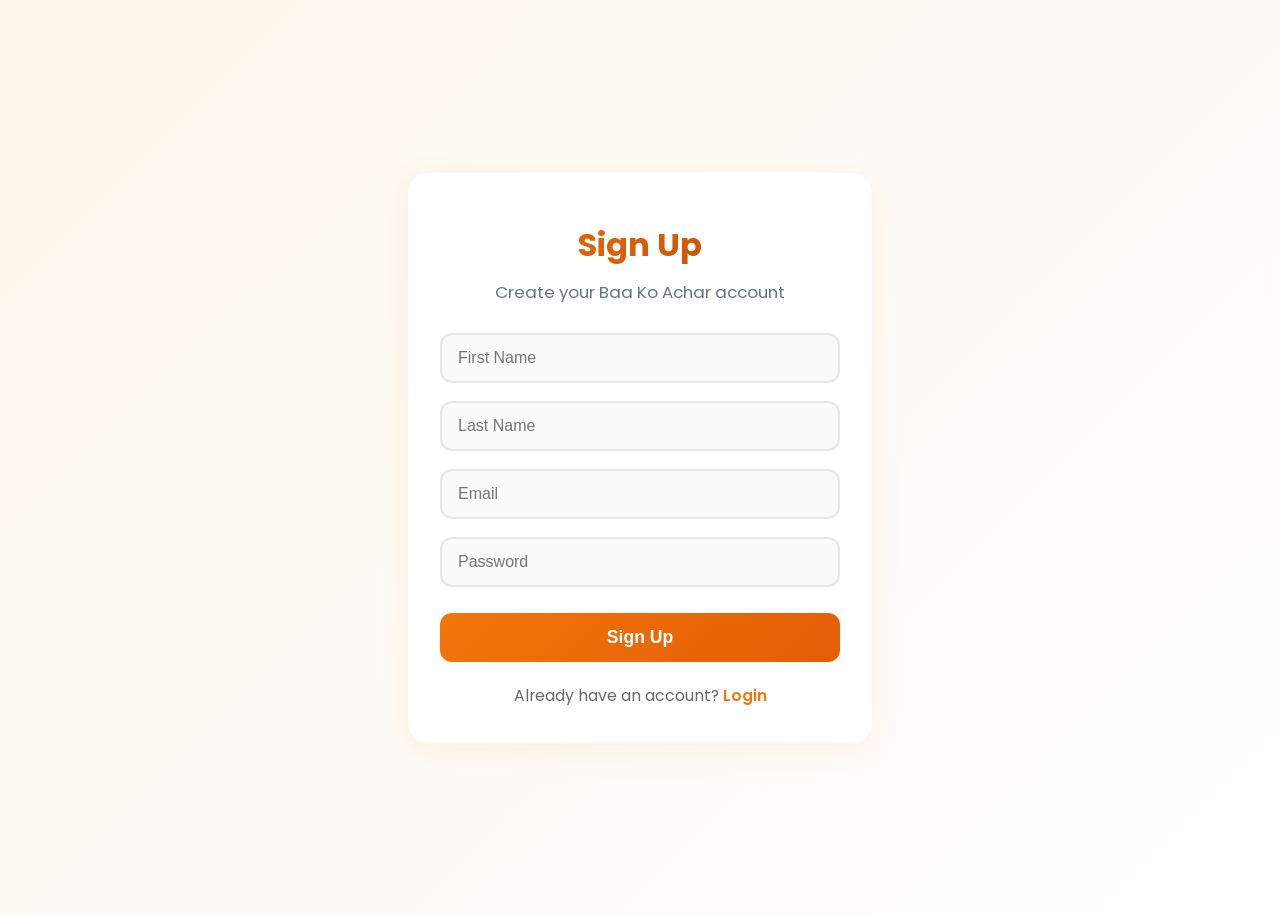
<file: signup.html>
<!DOCTYPE html>
<html lang="en">
<head>
  <meta charset="UTF-8">
  <meta name="viewport" content="width=device-width, initial-scale=1.0">
  <title>Sign Up - Baa Ko Achar</title>
  <link href="https://fonts.googleapis.com/css2?family=Poppins:wght@400;600;700&display=swap" rel="stylesheet">
  <link rel="stylesheet" href="https://cdnjs.cloudflare.com/ajax/libs/font-awesome/6.0.0/css/all.min.css">
  <style>
    body {
      font-family: 'Poppins', sans-serif;
      background: linear-gradient(135deg, #fef7ed 0%, #fff 100%);
      min-height: 100vh;
      display: flex;
      align-items: center;
      justify-content: center;
    }
    .auth-container {
      background: #fff;
      border-radius: 20px;
      box-shadow: 0 8px 32px rgba(242, 118, 10, 0.10);
      padding: 48px 32px 36px 32px;
      max-width: 400px;
      width: 100%;
      text-align: center;
    }
    .auth-title {
      font-size: 2rem;
      font-weight: 700;
      background: linear-gradient(135deg, #f2760a, #bc4508);
      -webkit-background-clip: text;
      -webkit-text-fill-color: transparent;
      background-clip: text;
      margin-bottom: 10px;
    }
    .auth-subtitle {
      color: #6b7280;
      font-size: 1.05rem;
      margin-bottom: 28px;
    }
    .auth-form {
      display: flex;
      flex-direction: column;
      gap: 18px;
    }
    .auth-form input {
      padding: 14px 16px;
      border: 2px solid #e5e7eb;
      border-radius: 12px;
      font-size: 1rem;
      background: #fafafa;
      transition: border 0.2s;
    }
    .auth-form input:focus {
      border-color: #f2760a;
      background: #fff;
      outline: none;
    }
    .auth-btn {
      padding: 14px 0;
      background: linear-gradient(135deg, #f2760a, #e35d05);
      color: #fff;
      border: none;
      border-radius: 12px;
      font-size: 1.1rem;
      font-weight: 600;
      cursor: pointer;
      margin-top: 8px;
      transition: background 0.2s, transform 0.2s;
    }
    .auth-btn:hover {
      background: linear-gradient(135deg, #e35d05, #bc4508);
      transform: translateY(-2px);
    }
    .auth-link {
      margin-top: 22px;
      color: #666;
      font-size: 0.98rem;
    }
    .auth-link a {
      color: #f2760a;
      text-decoration: none;
      font-weight: 600;
      transition: color 0.2s;
    }
    .auth-link a:hover {
      color: #bc4508;
      text-decoration: underline;
    }
    .auth-message {
      margin-bottom: 10px;
      padding: 10px 0;
      border-radius: 8px;
      font-size: 0.98rem;
      font-weight: 500;
      display: none;
    }
    .auth-message.error {
      background: #fee;
      color: #c33;
      border: 1px solid #fcc;
      display: block;
    }
    .auth-message.success {
      background: #efe;
      color: #363;
      border: 1px solid #cfc;
      display: block;
    }
    @media (max-width: 500px) {
      .auth-container {
        padding: 28px 8px 18px 8px;
      }
      .auth-title {
        font-size: 1.4rem;
      }
    }
  </style>
</head>
<body>
  <div class="auth-container">
    <div class="auth-title">Sign Up</div>
    <div class="auth-subtitle">Create your Baa Ko Achar account</div>
    <div id="authMessage" class="auth-message"></div>
    <form id="signupForm" class="auth-form" autocomplete="on">
      <input type="text" name="first_name" placeholder="First Name" required>
      <input type="text" name="last_name" placeholder="Last Name" required>
      <input type="email" name="email" placeholder="Email" required>
      <input type="password" name="password" placeholder="Password" required>
      <button type="submit" class="auth-btn">Sign Up</button>
    </form>
    <div class="auth-link">
      Already have an account? <a href="login.html">Login</a>
    </div>
  </div>
  <script>
    document.getElementById('signupForm').addEventListener('submit', async function(e) {
      e.preventDefault();
      const form = e.target;
      const formData = new FormData(form);
      const msg = document.getElementById('authMessage');
      msg.style.display = 'none';
      msg.className = 'auth-message';
      try {
        const res = await fetch('signup.php', { method: 'POST', body: formData });
        const data = await res.json();
        if (data.success) {
          msg.textContent = data.message;
          msg.className = 'auth-message success';
          msg.style.display = 'block';
          setTimeout(() => { window.location.href = 'index.html'; }, 900);
        } else {
          msg.textContent = data.message;
          msg.className = 'auth-message error';
          msg.style.display = 'block';
        }
      } catch (err) {
        msg.textContent = 'Server error. Please try again.';
        msg.className = 'auth-message error';
        msg.style.display = 'block';
      }
    });
  </script>
</body>
</html>
</file>
<file: styles.css>
/* Root Variables for Theme Colors */
:root {
  /* Custom Cursor Styles */
  --primary-color: #ff6b35; /* Vibrant orange from logo */
  --secondary-color: #d4a373; /* Warm brown for accents */
  --accent-color: #ff9f1c; /* Warm yellow for highlights */
  --text-dark: #2d1810; /* Deep brown for text */
  --text-light: #ffffff; /* White for light text */
  --background-light: #fff8f0; /* Warm off-white for backgrounds */
  --background-dark: #8b4513; /* Rich brown for sections */
  --shadow-color: rgba(139, 69, 19, 0.1); /* Brown shadow */
  --border-color: #deb887; /* Light brown for borders */
  --success-color: #4a7c59; /* Forest green for success states */
  --warning-color: #ff9f1c; /* Yellow for warnings */
  --error-color: #ff6b35; /* Orange for errors */
  --card-perspective: 1000px;
  --card-rotation: 5deg;
  --float-animation: float 3s ease-in-out infinite;
  --cursor-spoon: url("PHOTOS/spoon-cursor.png"), auto;
  --cursor-spoon-pointer: url("PHOTOS/spoon-pointer.png"), pointer;
  --brand-200: #ffb199; /* New brand color */
}
.spice-tag {
    padding: 4px 10px;
    border-radius: 20px;
    font-size: 0.85rem;
    background: #fff3e0;
    color: #f2760a;
    text-transform: capitalize;
    border: 1px solid #f2760a;
}

/* Custom Cursor Styles */
.custom-cursor-active {
  cursor: none !important;
}

.custom-cursor-active * {
  cursor: none !important;
}

.custom-cursor {
  position: fixed;
  top: 0;
  left: 0;
  width: 96px;
  height: 96px;
  background-image: url('PHOTOS/spoon-cursor.png');
  background-size: contain;
  background-repeat: no-repeat;
  background-position: center;
  pointer-events: none;
  z-index: 99999;
  transform: translate(-50%, -50%);
  opacity: 1;
}

.custom-cursor-pointer {
  position: fixed;
  top: 0;
  left: 0;
  width: 108px;
  height: 108px;
  background-image: url('PHOTOS/spoon-pointer.png');
  background-size: contain;
  background-repeat: no-repeat;
  background-position: center;
  pointer-events: none;
  z-index: 99998;
  transform: translate(-50%, -50%) scale(0);
  opacity: 0;
}

/* Global Styles */
body {
  font-family: "Poppins", sans-serif;
  margin: 0;
  padding: 0;
  background-color: var(--background-light);
  color: var(--text-dark);
  line-height: 1.6;
  width: 100%;
  max-width: 100vw;
  overflow-x: hidden;
}

/* Navigation Bar */
.navbar,
.modern-navbar {
  min-height: 20px !important;
  height: auto !important;
  padding-top: 20px !important;
  padding-bottom: 15px !important;
  background: transparent !important;
  box-shadow: none !important;
  max-width: 100vw;
  box-sizing: border-box;
  align-items: flex-start !important;
  overflow: visible !important;
}
.logo-img,
.logo-img-modern {
  height: 100px !important;
  width: 100px !important;
  max-height: none !important;
  max-width: none !important;
  border-radius: 50%;
  border: none !important;
  object-fit: contain;
}
.logo-text,
.logo-title {
  font-size: 1.7rem !important;
}
.nav-links a,
.nav-links-modern a {
  padding: 4px 10px !important;
  font-size: 1rem !important;
}
.nav-actions {
  display: flex;
  align-items: center;
  gap: 18px;
  margin-right: 48px;
}
.cart-link {
  font-size: 1.1rem !important;
}
.nav-login-btn,
.nav-signup-btn {
  padding: 4px 12px !important;
  font-size: 0.95rem !important;
}
@media (max-width: 768px) {
  .navbar,
  .modern-navbar {
    padding: 4px 10px !important;
  }
  .logo-img,
  .logo-img-modern {
    height: 22px !important;
  }
  .logo-text,
  .logo-title {
    font-size: 0.95rem !important;
  }
}

.logo-img {
  height: 72px;
  width: 72px;
  border-radius: 50%;
  border: none !important;
  object-fit: contain;
}

.logo-text {
  display: flex;
  flex-direction: column;
  line-height: 1.1;
  margin-left: 8px;
}
.logo-title {
  font-weight: bold;
  font-size: 1.15rem;
}
.logo-subtitle {
  font-size: 0.95rem;
  color: #f2760a;
  font-weight: 500;
}

.logo {
  display: flex;
  align-items: center;
  gap: 12px; /* Reduced from 15px */
}

/* Add hover effect for logo */
.logo:hover .logo-img {
  transform: scale(1.05);
}

/* Responsive logo sizing */
@media (max-width: 768px) {
  .logo-img {
    height: 35px; /* Even smaller on mobile */
  }

  .logo-text {
    font-size: 1.2rem;
  }

  .logo {
    gap: 10px;
  }
}

@media (max-width: 480px) {
  .logo-img {
    height: 30px; /* Smallest on very small screens */
  }

  .logo-text {
    font-size: 1.1rem;
  }
}

.nav-links {
  display: flex;
  gap: 20px;
  list-style: none;
  margin: 0;
  padding: 0;
}

.nav-links a {
  text-decoration: none;
  color: var(--text-light);
  font-weight: 500;
  padding: 8px 16px;
  border-radius: 0;
  transition: all 0.3s ease;
  background-color: transparent !important;
  border: none !important;
  transform-style: preserve-3d;
  position: relative;
}

.nav-links a::after {
  content: "";
  position: absolute;
  width: 0;
  height: 2px;
  bottom: 0;
  left: 50%;
  background-color: var(--accent-color);
  transition: all 0.3s ease;
  transform: translateX(-50%);
}

.nav-links a:hover::after,
.nav-links a.active::after {
  width: 80%;
}

.nav-links a:hover {
  background-color: var(--primary-color);
  color: var(--text-light);
  transform: translateY(-2px) translateZ(10px);
  box-shadow: 0 4px 8px var(--shadow-color);
}

.nav-links a.active {
  background-color: var(--primary-color);
  color: var(--text-light);
  border: 1px solid var(--accent-color);
}

/* Hamburger Menu */
.hamburger {
  display: none;
  flex-direction: column;
  cursor: pointer;
  padding: 5px;
}

.hamburger span {
  width: 25px;
  height: 3px;
  background-color: var(--text-light);
  margin: 3px 0;
  transition: 0.3s;
  border-radius: 2px;
}

.hamburger.active span:nth-child(1) {
  transform: rotate(-45deg) translate(-5px, 6px);
}

.hamburger.active span:nth-child(2) {
  opacity: 0;
}

.hamburger.active span:nth-child(3) {
  transform: rotate(45deg) translate(-5px, -6px);
}

/* Buttons */
.btn,
.shop-now-btn,
.add-to-cart,
.checkout-btn {
  background-color: var(--primary-color);
  color: var(--text-light);
  border: none;
  padding: 12px 24px;
  border-radius: 25px;
  cursor: pointer;
  transition: all 0.3s ease;
  font-weight: 500;
  text-decoration: none;
  display: inline-block;
}

.btn:hover,
.shop-now-btn:hover,
.add-to-cart:hover,
.checkout-btn:hover {
  background-color: var(--accent-color);
  transform: translateY(-2px);
  box-shadow: 0 4px 12px var(--shadow-color);
}

.btn-outline {
  background-color: transparent;
  border: 2px solid var(--primary-color);
  color: var(--primary-color);
}

.btn-outline:hover {
  background-color: var(--primary-color);
  color: var(--text-light);
}

/* Section Headers */
.section-title {
  color: var(--background-dark);
  font-size: 2.5rem;
  text-align: center;
  margin-bottom: 1rem;
  animation: var(--float-animation);
}

.section-subtitle {
  color: var(--text-dark);
  text-align: center;
  max-width: 600px;
  margin: 0 auto 2rem;
}

/* Cards and Containers */
.product-card,
.cart-item,
.login-form,
.cart-summary {
  background-color: white;
  border-radius: 15px;
  box-shadow: 0 4px 15px var(--shadow-color);
  border: 1px solid var(--border-color);
  transition: transform 0.3s ease, box-shadow 0.3s ease;
}

.product-card:hover {
  transform: translateY(-5px);
}

/* Product Features */
.product-features li i {
  color: var(--primary-color);
}

/* Price Tags */
.product-price {
  color: var(--primary-color);
  font-weight: 600;
}

/* Form Elements */
input[type="text"],
input[type="email"],
input[type="password"],
input[type="number"],
textarea {
  border: 1px solid var(--border-color);
  border-radius: 8px;
  padding: 10px 15px;
  background-color: var(--background-light);
  color: var(--text-dark);
  transform-style: preserve-3d;
  transition: transform 0.3s ease, box-shadow 0.3s ease;
}

input:focus,
textarea:focus {
  outline: none;
  border-color: var(--primary-color);
  box-shadow: 0 0 0 2px var(--shadow-color);
  transform: translateZ(5px);
  box-shadow: 0 5px 15px var(--shadow-color), 0 0 0 2px var(--primary-color);
}

/* Badges and Labels */
.product-badge {
  background-color: var(--primary-color);
  color: var(--text-light);
}

/* Cart Elements */
.cart-summary {
  background-color: white;
  border: 1px solid var(--border-color);
}

.summary-row.total {
  border-top: 2px solid var(--border-color);
  color: var(--primary-color);
}

/* Login Required Message */
.login-required i {
  color: var(--primary-color);
}

/* Empty Cart State */
.empty-cart i {
  color: var(--border-color);
}

/* Story Section */
.story-section {
  background-color: var(--background-light);
  border-top: 1px solid var(--border-color);
  border-bottom: 1px solid var(--border-color);
}

.story-text h2 {
  color: var(--background-dark);
}

/* About Page */
.heritage-section,
.mission-section,
.process-section {
  background-color: white;
  border: 1px solid var(--border-color);
  box-shadow: 0 4px 15px var(--shadow-color);
}

.mission-section h2,
.process-section h2 {
  color: var(--background-dark);
}

.step-number {
  background-color: var(--primary-color);
  color: var(--text-light);
}

/* Shop Page */
.filters-sidebar {
  background-color: white;
  border: 1px solid var(--border-color);
}

.filter-section h3 i {
  color: var(--primary-color);
}

/* Cart Page */
.cart-container {
  background-color: var(--background-light);
}

.cart-header h1 {
  color: var(--background-dark);
}

/* Wishlist Button */
.wishlist-btn {
  border: 1px solid var(--border-color);
  color: var(--text-dark);
}

.wishlist-btn:hover,
.wishlist-btn.active {
  border-color: var(--primary-color);
  color: var(--primary-color);
}

/* Quantity Controls */
.quantity-btn {
  border: 1px solid var(--border-color);
  color: var(--text-dark);
}

.quantity-btn:hover {
  border-color: var(--primary-color);
  color: var(--primary-color);
}

.quantity-input {
  border: 1px solid var(--border-color);
  color: var(--text-dark);
}

/* Remove Item Button */
.remove-item {
  color: var(--text-dark);
}

.remove-item:hover {
  color: var(--primary-color);
}

/* Responsive Design */
@media (max-width: 768px) {
  .navbar {
    padding: 15px 20px;
  }

  .hamburger {
    display: flex;
  }

  .nav-links {
    position: fixed;
    top: 80px;
    left: -100%;
    width: 100%;
    height: calc(100vh - 80px);
    background-color: var(--background-dark);
    flex-direction: column;
    justify-content: flex-start;
    align-items: center;
    padding-top: 40px;
    transition: left 0.3s ease;
    z-index: 999;
  }

  .nav-links.active {
    left: 0;
  }

  .nav-links a {
    width: 80%;
    text-align: center;
    margin: 10px 0;
    padding: 15px;
    font-size: 1.1rem;
  }
}

/* Slideshow */
.slideshow {
  position: relative;
  width: 100%;
  height: 400px;
}

.slides {
  position: absolute;
  width: 100%;
  height: 100%;
  opacity: 0;
  transition: opacity 0.5s ease-in-out;
  display: block;
}

.slides:first-child {
  opacity: 1;
}

.slides.active {
  opacity: 1;
}

.slides img {
  width: 100%;
  height: 400px;
  object-fit: cover;
  filter: brightness(0.8);
}

.caption {
  position: absolute;
  bottom: 30px;
  left: 40px;
  color: white;
  font-size: 1.5rem;
  background-color: rgba(0, 0, 0, 0.5);
  padding: 10px;
  border-radius: 5px;
}

/* Navigation Buttons */
.prev,
.next {
  cursor: pointer;
  position: absolute;
  top: 50%;
  transform: translateY(-50%);
  padding: 16px;
  color: white;
  font-weight: bold;
  font-size: 24px;
  transition: 0.6s ease;
  border-radius: 0 3px 3px 0;
  user-select: none;
  background-color: rgba(0, 0, 0, 0.3);
  border: none;
  z-index: 2;
}

.next {
  right: 0;
  border-radius: 3px 0 0 3px;
}

.prev {
  left: 0;
}

.prev:hover,
.next:hover {
  background-color: rgba(0, 0, 0, 0.8);
}

/* Dots */
.dots-container {
  position: absolute;
  bottom: 20px;
  left: 50%;
  transform: translateX(-50%);
  display: flex;
  gap: 10px;
  z-index: 2;
}

.dot {
  cursor: pointer;
  height: 12px;
  width: 12px;
  margin: 0 2px;
  background-color: rgba(255, 255, 255, 0.5);
  border-radius: 50%;
  display: inline-block;
  transition: background-color 0.6s ease;
}

.active,
.dot:hover {
  background-color: white;
}

/* Product Section */
.products {
  padding: 40px;
  text-align: center;
}
.product-grid {
  display: flex;
  justify-content: center;
  gap: 20px;
  flex-wrap: wrap;
}
.product-card {
  width: 250px;
  border: 1px solid #ccc;
  border-radius: 10px;
  overflow: hidden;
  transition: transform 0.3s ease;
  transform-style: preserve-3d;
  perspective: var(--card-perspective);
  transition: transform 0.6s ease;
}
.product-card:hover {
  transform: rotateY(180deg);
}
.product-card img {
  width: 100%;
  height: 200px;
  object-fit: cover;
  transform-style: preserve-3d;
  perspective: var(--card-perspective);
  transition: transform 0.5s ease;
}
.product-card h3 {
  margin: 10px 0 5px;
}
.product-card p {
  padding: 0 10px;
}
.btn {
  display: inline-block;
  margin: 10px 0 20px;
  padding: 10px 20px;
  background-color: #f4511e;
  color: white;
  text-decoration: none;
  border-radius: 5px;
}

/* Story Section */
.story-section {
  padding: 80px 20px;
  background-color: #fff;
}

.story-content {
  max-width: 1200px;
  margin: 0 auto;
  display: grid;
  grid-template-columns: 1.2fr 0.8fr;
  gap: 60px;
  align-items: center;
}

.story-text h2 {
  color: #f4511e;
  font-size: 2.5rem;
  margin-bottom: 10px;
}

.story-text .tagline {
  color: #666;
  font-size: 1.2rem;
  font-style: italic;
  margin-bottom: 30px;
}

.story-description {
  margin-bottom: 40px;
}

.story-description p {
  margin-bottom: 20px;
  line-height: 1.8;
  color: #444;
  font-size: 1.1rem;
}

.story-features {
  display: grid;
  grid-template-columns: repeat(3, 1fr);
  gap: 30px;
  margin-top: 40px;
}

.feature {
  text-align: center;
  padding: 20px;
  background: #fff;
  border-radius: 10px;
  box-shadow: 0 2px 10px rgba(0, 0, 0, 0.05);
  transition: transform 0.3s ease;
}

.feature:hover {
  transform: translateY(-5px);
}

.feature-icon {
  font-size: 2.5rem;
  margin-bottom: 15px;
  display: block;
}

.feature h3 {
  color: #f4511e;
  margin-bottom: 10px;
  font-size: 1.2rem;
}

.feature p {
  color: #666;
  font-size: 0.9rem;
  line-height: 1.5;
}

.story-image {
  position: relative;
  border-radius: 10px;
  overflow: hidden;
  box-shadow: 0 4px 20px rgba(0, 0, 0, 0.1);
}

.story-image img {
  width: 100%;
  height: 100%;
  object-fit: cover;
  border-radius: 10px;
  transition: transform 0.3s ease;
}

.story-image:hover img {
  transform: scale(1.05);
}

@media (max-width: 992px) {
  .story-content {
    grid-template-columns: 1fr;
    gap: 40px;
  }
  .story-image {
    max-width: 600px;
    margin: 0 auto;
  }
}

@media (max-width: 768px) {
  .story-features {
    grid-template-columns: 1fr;
    gap: 20px;
  }
  .story-text h2 {
    font-size: 2rem;
  }
  .story-description p {
    font-size: 1rem;
  }
}

/* About Page Styles */
.about-section {
  padding: 60px 20px;
  max-width: 1200px;
  margin: 0 auto;
}

.about-content {
  display: grid;
  grid-template-columns: 1fr 1fr;
  gap: 40px;
  align-items: center;
  margin-bottom: 80px;
}

.about-text h1 {
  color: #f4511e;
  margin-bottom: 10px;
  font-size: 2.5rem;
}

.about-text .subtitle {
  color: #666;
  font-size: 1.2rem;
  font-style: italic;
  margin-bottom: 30px;
}

.about-description p {
  margin-bottom: 20px;
  line-height: 1.8;
  color: #444;
  font-size: 1.1rem;
}

.about-image {
  width: 100%;
  border-radius: 10px;
  box-shadow: 0 4px 20px rgba(0, 0, 0, 0.1);
}

.mission-section {
  text-align: center;
  margin-bottom: 80px;
}

.mission-section h2 {
  color: #f4511e;
  margin-bottom: 20px;
  font-size: 2rem;
}

.mission-statement {
  font-size: 1.3rem;
  color: #444;
  max-width: 800px;
  margin: 0 auto 40px;
  line-height: 1.6;
  font-style: italic;
}

.values-grid {
  display: grid;
  grid-template-columns: repeat(3, 1fr);
  gap: 30px;
  margin-top: 40px;
}

.value-card {
  padding: 30px;
  background: #fff;
  border-radius: 10px;
  box-shadow: 0 2px 10px rgba(0, 0, 0, 0.05);
  transition: transform 0.3s ease;
}

.value-card:hover {
  transform: translateY(-5px);
}

.value-card h3 {
  color: #f4511e;
  margin-bottom: 15px;
}

.process-section {
  padding: 40px 0;
  background-color: #f9f9f9;
  border-radius: 10px;
  margin-top: 40px;
}

.process-section h2 {
  text-align: center;
  color: #f4511e;
  margin-bottom: 40px;
  font-size: 2rem;
}

.process-steps {
  display: grid;
  grid-template-columns: repeat(4, 1fr);
  gap: 30px;
  max-width: 1000px;
  margin: 0 auto;
  padding: 0 20px;
}

.step {
  text-align: center;
  position: relative;
}

.step-number {
  display: flex;
  align-items: center;
  justify-content: center;
  width: 40px;
  height: 40px;
  background-color: #f4511e;
  color: white;
  border-radius: 50%;
  margin: 0 auto 20px;
  font-size: 1.2rem;
  font-weight: bold;
}

.step h3 {
  color: #333;
  margin-bottom: 10px;
}

.step p {
  color: #666;
  font-size: 0.9rem;
  line-height: 1.5;
}

@media (max-width: 992px) {
  .about-content {
    grid-template-columns: 1fr;
  }
  .values-grid {
    grid-template-columns: repeat(2, 1fr);
  }
  .process-steps {
    grid-template-columns: repeat(2, 1fr);
  }
}

@media (max-width: 768px) {
  .values-grid {
    grid-template-columns: 1fr;
  }
  .process-steps {
    grid-template-columns: 1fr;
  }
  .about-text h1 {
    font-size: 2rem;
  }
  .mission-statement {
    font-size: 1.1rem;
  }
}

/* 3D Effects and Animations */
:root {
  --card-perspective: 1000px;
  --card-rotation: 5deg;
  --float-animation: float 3s ease-in-out infinite;
}

/* 3D Card Effect for Product Items */
.product-item {
  transform-style: preserve-3d;
  perspective: var(--card-perspective);
  transition: transform 0.5s ease, box-shadow 0.5s ease;
}

.product-item:hover {
  transform: translateY(-10px) rotateX(var(--card-rotation));
  box-shadow: 0 15px 35px var(--shadow-color), 0 5px 15px rgba(0, 0, 0, 0.1);
}

/* 3D Image Effect */
.product-image {
  transform-style: preserve-3d;
  perspective: var(--card-perspective);
}

.product-image img {
  transition: transform 0.5s ease;
}

.product-item:hover .product-image img {
  transform: scale(1.1) translateZ(20px);
}

/* 3D Button Effect */
.shop-now-btn {
  transform-style: preserve-3d;
  transition: all 0.3s ease;
  position: relative;
  overflow: hidden;
}

.shop-now-btn::before {
  content: "";
  position: absolute;
  top: 0;
  left: 0;
  width: 100%;
  height: 100%;
  background: rgba(255, 255, 255, 0.1);
  transform: translateZ(-1px);
  transition: transform 0.3s ease;
}

.shop-now-btn:hover {
  transform: translateY(-3px) translateZ(10px);
  box-shadow: 0 10px 20px var(--shadow-color), 0 6px 6px rgba(0, 0, 0, 0.1);
}

.shop-now-btn:hover::before {
  transform: translateZ(1px);
}

/* Floating Animation for Section Titles */
@keyframes float {
  0% {
    transform: translateY(0px);
  }
  50% {
    transform: translateY(-10px);
  }
  100% {
    transform: translateY(0px);
  }
}

/* 3D Feature Icons */
.product-features i {
  transform-style: preserve-3d;
  transition: transform 0.3s ease;
}

.product-features li:hover i {
  transform: translateZ(10px) rotateY(180deg);
}

/* 3D Card Flip Effect for Product Cards in Shop Page */
.product-card-front,
.product-card-back {
  position: absolute;
  width: 100%;
  height: 100%;
  backface-visibility: hidden;
  transition: transform 0.6s ease;
}

.product-card-back {
  transform: rotateY(180deg);
  background: var(--background-light);
  padding: 20px;
  display: flex;
  flex-direction: column;
  justify-content: center;
  align-items: center;
}

/* 3D Logo Effect */
.logo:hover img {
  transform: scale(1.1);
}

/* 3D Cart Item Effect */
.cart-item {
  transform-style: preserve-3d;
  transition: transform 0.3s ease;
}

.cart-item:hover {
  transform: translateZ(10px) rotateX(var(--card-rotation));
}

/* 3D Quantity Controls */
.quantity-controls button {
  transform-style: preserve-3d;
  transition: transform 0.2s ease;
}

.quantity-controls button:hover {
  transform: translateZ(5px);
}

/* 3D Success Message */
.success-message {
  transform-style: preserve-3d;
  animation: popIn 0.5s ease-out;
}

@keyframes popIn {
  0% {
    transform: scale(0) translateZ(-100px);
    opacity: 0;
  }
  100% {
    transform: scale(1) translateZ(0);
    opacity: 1;
  }
}

/* 3D Loading Spinner */
.loading-spinner {
  transform-style: preserve-3d;
  animation: spin 1s linear infinite;
}

@keyframes spin {
  0% {
    transform: rotateY(0deg);
  }
  100% {
    transform: rotateY(360deg);
  }
}

/* Media Queries for 3D Effects */
@media (max-width: 768px) {
  .product-item:hover {
    transform: translateY(-5px);
  }
  .product-card:hover {
    transform: none;
  }
  .nav-links a:hover {
    transform: none;
  }
  /* Disable custom cursor on mobile */
  .custom-cursor-active {
    cursor: auto !important;
  }
  .custom-cursor-active * {
    cursor: auto !important;
  }
  .custom-cursor,
  .custom-cursor-pointer {
    display: none !important;
  }
}

/* Signup Button Shake Animation */
@keyframes shake {
  0%,
  100% {
    transform: translateX(0);
  }
  10%,
  30%,
  50%,
  70%,
  90% {
    transform: translateX(-10px);
  }
  20%,
  40%,
  60%,
  80% {
    transform: translateX(10px);
  }
}

.signup-btn {
  transition: all 0.3s ease;
}

.signup-btn.shake {
  animation: shake 0.5s cubic-bezier(0.36, 0.07, 0.19, 0.97) both;
  border-color: var(--error-color);
  background-color: var(--error-color);
}

.signup-btn.valid {
  border-color: var(--success-color);
  background-color: var(--success-color);
}

/* Form Validation Styles */
.form-group {
  position: relative;
  margin-bottom: 20px;
}

.form-group.error input {
  border-color: var(--error-color);
  background-color: rgba(255, 107, 53, 0.05);
}

.form-group.success input {
  border-color: var(--success-color);
  background-color: rgba(74, 124, 89, 0.05);
}

.validation-message {
  position: absolute;
  bottom: -20px;
  left: 0;
  font-size: 0.8rem;
  color: var(--error-color);
  opacity: 0;
  transition: opacity 0.3s ease;
}

.form-group.error .validation-message {
  opacity: 1;
}

/* Password Requirements List */
.password-requirements {
  margin-top: 10px;
  padding: 10px;
  background: var(--background-light);
  border-radius: 5px;
  font-size: 0.9rem;
}

.password-requirements ul {
  list-style: none;
  padding: 0;
  margin: 0;
}

.password-requirements li {
  margin: 5px 0;
  display: flex;
  align-items: center;
  gap: 5px;
  color: var(--text-dark);
}

.password-requirements li::before {
  content: "×";
  color: var(--error-color);
  font-weight: bold;
}

.password-requirements li.valid::before {
  content: "✓";
  color: var(--success-color);
}

.password-requirements li.valid {
  color: var(--success-color);
}

.hero-section {
  position: relative;
  /* height: 100vh; */
  min-height: 400px;
  overflow: hidden;
  display: flex;
  align-items: center;
  justify-content: center;
}

.logo img {
  height: 48px;
  width: auto;
  max-width: 180px;
  display: block;
}

/* Modern Home Page Styles */
.modern-hero {
  display: flex;
  align-items: center;
  justify-content: space-between;
  padding: 60px 8vw 40px 8vw;
  background: linear-gradient(120deg, #fff8f0 60%, #ffe5d0 100%);
  min-height: 60vh;
  gap: 40px;
}
.modern-hero .hero-content {
  flex: 1;
  max-width: 500px;
}
.modern-hero h1 {
  font-size: 2.8rem;
  font-weight: 700;
  color: var(--primary-color);
  margin-bottom: 18px;
}
.modern-hero .hero-sub {
  font-size: 1.2rem;
  color: var(--background-dark);
  margin-bottom: 30px;
}
.modern-hero .cta-btn {
  background: var(--primary-color);
  color: #fff;
  padding: 14px 36px;
  border-radius: 30px;
  font-size: 1.1rem;
  font-weight: 600;
  text-decoration: none;
  box-shadow: 0 4px 16px var(--shadow-color);
  transition: background 0.2s, transform 0.2s;
}
.modern-hero .cta-btn:hover {
  background: var(--accent-color);
  color: var(--text-dark);
  transform: translateY(-2px) scale(1.04);
}
.modern-hero .hero-image {
  flex: 1;
  display: flex;
  justify-content: center;
}
.modern-hero .hero-image img {
  max-width: 350px;
  width: 100%;
  border-radius: 30px;
  box-shadow: 0 8px 32px var(--shadow-color);
}
@media (max-width: 900px) {
  .modern-hero {
    flex-direction: column-reverse;
    padding: 40px 4vw 20px 4vw;
    gap: 24px;
    min-height: unset;
  }
  .modern-hero .hero-image img {
    max-width: 260px;
  }
}

.modern-about {
  display: flex;
  align-items: center;
  gap: 48px;
  padding: 60px 8vw;
  background: #fff;
}
.modern-about .about-image {
  flex: 1;
  display: flex;
  justify-content: center;
}
.modern-about .about-image img {
  max-width: 320px;
  width: 100%;
  border-radius: 24px;
  box-shadow: 0 4px 24px var(--shadow-color);
}
.modern-about .about-text {
  flex: 1;
  max-width: 500px;
}
.modern-about h2 {
  color: var(--primary-color);
  font-size: 2rem;
  margin-bottom: 16px;
}
.modern-about p {
  font-size: 1.1rem;
  color: var(--background-dark);
  margin-bottom: 18px;
}
.modern-about .link-btn {
  background: var(--accent-color);
  color: #fff;
  padding: 10px 28px;
  border-radius: 22px;
  text-decoration: none;
  font-weight: 600;
  transition: background 0.2s;
}
.modern-about .link-btn:hover {
  background: var(--primary-color);
  color: #fff;
}
@media (max-width: 900px) {
  .modern-about {
    flex-direction: column;
    gap: 24px;
    padding: 40px 4vw;
  }
  .modern-about .about-image img {
    max-width: 220px;
  }
}

.modern-products {
  background: #fff8f0;
  padding: 60px 8vw;
}
.modern-products h2 {
  text-align: center;
  color: var(--primary-color);
  font-size: 2rem;
  margin-bottom: 36px;
}
.modern-products .product-grid {
  display: grid;
  grid-template-columns: repeat(auto-fit, minmax(260px, 1fr));
  gap: 32px;
  justify-items: center;
}
.modern-products .product-card {
  background: #fff;
  border-radius: 20px;
  box-shadow: 0 2px 12px var(--shadow-color);
  padding: 28px 18px 22px 18px;
  text-align: center;
  transition: transform 0.2s, box-shadow 0.2s;
  max-width: 320px;
}
.modern-products .product-card:hover {
  transform: translateY(-6px) scale(1.03);
  box-shadow: 0 8px 32px var(--shadow-color);
}
.modern-products .product-card img {
  width: 100%;
  max-width: 180px;
  border-radius: 16px;
  margin-bottom: 18px;
  box-shadow: 0 2px 8px var(--shadow-color);
}
.modern-products .product-card h3 {
  color: var(--primary-color);
  font-size: 1.2rem;
  margin-bottom: 10px;
}
.modern-products .product-card p {
  color: var(--background-dark);
  font-size: 1rem;
  margin-bottom: 16px;
}
.modern-products .product-btn {
  background: var(--primary-color);
  color: #fff;
  padding: 8px 22px;
  border-radius: 18px;
  text-decoration: none;
  font-weight: 600;
  transition: background 0.2s;
}
.modern-products .product-btn:hover {
  background: var(--accent-color);
  color: var(--text-dark);
}

.modern-testimonials {
  background: #ffe5d0;
  padding: 60px 8vw;
}
.modern-testimonials h2 {
  text-align: center;
  color: var(--primary-color);
  font-size: 2rem;
  margin-bottom: 36px;
}
.modern-testimonials .testimonial-grid {
  display: grid;
  grid-template-columns: repeat(auto-fit, minmax(260px, 1fr));
  gap: 32px;
  justify-items: center;
}
.modern-testimonials .testimonial {
  background: #fff;
  border-radius: 18px;
  box-shadow: 0 2px 12px var(--shadow-color);
  padding: 28px 22px 22px 22px;
  text-align: center;
  font-style: italic;
  color: var(--background-dark);
  font-size: 1.1rem;
  max-width: 340px;
}
.modern-testimonials .testimonial span {
  display: block;
  margin-top: 16px;
  color: var(--primary-color);
  font-weight: 600;
  font-size: 1rem;
}

.modern-newsletter {
  background: #fff8f0;
  padding: 48px 8vw 60px 8vw;
  text-align: center;
}
.modern-newsletter h2 {
  color: var(--primary-color);
  font-size: 1.6rem;
  margin-bottom: 12px;
}
.modern-newsletter p {
  color: var(--background-dark);
  margin-bottom: 18px;
}
.modern-newsletter .newsletter-form {
  display: flex;
  justify-content: center;
  gap: 12px;
  margin-top: 10px;
}
.modern-newsletter input[type="email"] {
  padding: 12px 18px;
  border-radius: 18px;
  border: 1px solid var(--border-color);
  font-size: 1rem;
  outline: none;
  min-width: 220px;
}
.modern-newsletter button {
  background: var(--primary-color);
  color: #fff;
  border: none;
  border-radius: 18px;
  padding: 12px 28px;
  font-size: 1rem;
  font-weight: 600;
  cursor: pointer;
  transition: background 0.2s;
}
.modern-newsletter button:hover {
  background: var(--accent-color);
  color: var(--text-dark);
}
@media (max-width: 700px) {
  .modern-newsletter .newsletter-form {
    flex-direction: column;
    gap: 10px;
    align-items: stretch;
  }
}

/* Hero Description and Caption Styles */
.hero-description {
  margin-bottom: 22px;
  font-size: 1.08rem;
  color: var(--background-dark);
  line-height: 1.7;
  max-width: 420px;
}
.hero-image .hero-img-caption {
  margin-top: 14px;
  font-size: 1rem;
  color: var(--primary-color);
  text-align: center;
  font-weight: 500;
  letter-spacing: 0.01em;
}

/* Modern Navbar Styles */
.modern-navbar {
  background: transparent;
  box-shadow: none;
  display: flex;
  align-items: center;
  justify-content: space-between;
  padding: 32px 5vw 0 5vw;
  position: relative;
  z-index: 10;
}
.logo-modern {
  display: flex;
  align-items: center;
  gap: 18px;
}
.logo-img-modern {
  width: 54px;
  height: 54px;
  border-radius: 50%;
  background: #fff8f0;
  object-fit: contain;
  box-shadow: 0 2px 8px var(--shadow-color);
}
.logo-text-group {
  display: flex;
  flex-direction: column;
  line-height: 1.1;
}
.logo-title {
  font-size: 1.5rem;
  font-weight: 700;
  color: #fff;
  letter-spacing: 0.01em;
}
.logo-sub {
  font-size: 1rem;
  color: #fff8f0;
  opacity: 0.85;
  font-weight: 500;
}
.nav-links-modern {
  display: flex;
  gap: 38px;
  list-style: none;
  margin: 0;
  padding: 0;
}
.nav-links-modern a {
  text-decoration: none;
  color: var(--text-dark);
  font-weight: 500;
  padding: 8px 16px;
  transition: all 0.3s ease;
  position: relative;
  display: inline-block;
}
.nav-links-modern a::after {
  content: "";
  position: absolute;
  width: 0;
  height: 2px;
  bottom: 0;
  left: 50%;
  background-color: var(--primary-color);
  transition: all 0.3s ease;
  transform: translateX(-50%);
}
.nav-links-modern a:hover::after,
.nav-links-modern a.active::after {
  width: 100%;
}
.nav-links-modern a.active,
.nav-links-modern a:hover {
  color: var(--primary-color);
}
.nav-actions {
  display: flex;
  align-items: center;
  gap: 18px;
  margin-right: 48px;
}
.cart-link {
  color: #fff;
  font-size: 1.5rem;
  position: relative;
  margin-right: 8px;
  text-decoration: none;
}
.cart-badge {
  position: absolute;
  top: -8px;
  right: -12px;
  background: #fff;
  color: var(--primary-color);
  font-size: 0.9rem;
  font-weight: 700;
  border-radius: 50%;
  padding: 2px 7px;
  box-shadow: 0 2px 8px var(--shadow-color);
}
.nav-login-btn {
  background: transparent;
  color: #fff;
  border: 1.5px solid #fff;
  font-weight: 600;
  border-radius: 24px;
  padding: 8px 22px;
  font-size: 1.05rem;
  transition: background 0.2s, color 0.2s;
}
.nav-login-btn:hover {
  background: #fff;
  color: var(--primary-color);
}
.nav-signup-btn {
  background: #fff;
  color: var(--primary-color);
  border: none;
  border-radius: 24px;
  padding: 8px 22px;
  font-size: 1.05rem;
  font-weight: 700;
  box-shadow: 0 2px 8px var(--shadow-color);
  transition: background 0.2s, color 0.2s;
}
.nav-signup-btn:hover {
  background: var(--accent-color);
  color: #fff;
}

/* Hero Section Styles */
.hero-orange-gradient {
  display: flex;
  align-items: center;
  justify-content: space-between;
  min-height: 100vh;
  padding: 0 5vw 0 5vw;
  background: linear-gradient(120deg, #ff9800 0%, #ff6b35 100%);
  position: relative;
  overflow: hidden;
}
.hero-left {
  flex: 1;
  z-index: 2;
  padding-top: 60px;
  padding-bottom: 60px;
}
.hero-main {
  font-size: 4rem;
  font-weight: 800;
  color: #fff;
  line-height: 1;
  letter-spacing: -2px;
}
.hero-accent {
  font-size: 4rem;
  font-weight: 800;
  color: #ffe082;
  line-height: 1;
  letter-spacing: -2px;
}
.hero-desc {
  margin-top: 32px;
  font-size: 1.25rem;
  color: #fff;
  max-width: 520px;
  line-height: 1.7;
  font-weight: 400;
}
.hero-right {
  flex: 1;
  display: flex;
  align-items: center;
  justify-content: center;
  z-index: 2;
  padding-top: 60px;
  padding-bottom: 60px;
}
.hero-right svg {
  width: 260px;
  height: 320px;
  filter: drop-shadow(0 8px 32px rgba(0, 0, 0, 0.08));
}
.hero-bg-circles {
  position: absolute;
  top: 0;
  left: 0;
  width: 100%;
  height: 100%;
  z-index: 1;
  pointer-events: none;
}
.hero-bg-circles .circle {
  position: absolute;
  border-radius: 50%;
  background: #fff8f0;
  opacity: 0.13;
}
.hero-bg-circles .circle1 {
  width: 220px;
  height: 220px;
  left: 12vw;
  top: 18vh;
}
.hero-bg-circles .circle2 {
  width: 160px;
  height: 160px;
  right: 10vw;
  bottom: 10vh;
}
@media (max-width: 900px) {
  .hero-orange-gradient {
    flex-direction: column-reverse;
    padding: 0 2vw 0 2vw;
    min-height: 70vh;
  }
  .hero-left,
  .hero-right {
    padding-top: 32px;
    padding-bottom: 32px;
  }
  .hero-main,
  .hero-accent {
    font-size: 2.5rem;
  }
  .hero-right svg {
    width: 180px;
    height: 220px;
  }
  .hero-bg-circles .circle1 {
    width: 120px;
    height: 120px;
    left: 8vw;
    top: 10vh;
  }
  .hero-bg-circles .circle2 {
    width: 90px;
    height: 90px;
    right: 6vw;
    bottom: 6vh;
  }
}

/* Why Choose Us Section */
.why-choose-us {
  background: #fff;
  padding: 60px 8vw 40px 8vw;
  text-align: center;
}
.why-choose-us h2 {
  color: var(--primary-color);
  font-size: 2rem;
  margin-bottom: 36px;
  font-weight: 700;
}
.why-icons {
  display: flex;
  justify-content: center;
  gap: 48px;
  flex-wrap: wrap;
}
.why-item {
  display: flex;
  flex-direction: column;
  align-items: center;
  background: #fff8f0;
  border-radius: 18px;
  padding: 32px 28px 24px 28px;
  box-shadow: 0 2px 12px var(--shadow-color);
  min-width: 160px;
  margin-bottom: 18px;
  transition: transform 0.2s, box-shadow 0.2s;
}
.why-item i {
  font-size: 2.2rem;
  color: var(--primary-color);
  margin-bottom: 16px;
}
.why-item span {
  font-size: 1.1rem;
  color: var(--background-dark);
  font-weight: 600;
}
.why-item:hover {
  transform: translateY(-6px) scale(1.04);
  box-shadow: 0 8px 32px var(--shadow-color);
}
@media (max-width: 900px) {
  .why-icons {
    gap: 18px;
  }
  .why-item {
    min-width: 120px;
    padding: 22px 10px 18px 10px;
  }
}

/* How It's Made Section */
.how-made {
  background: #ffe5d0;
  padding: 60px 8vw 40px 8vw;
  text-align: center;
}
.how-made h2 {
  color: var(--primary-color);
  font-size: 2rem;
  margin-bottom: 36px;
  font-weight: 700;
}
.how-steps {
  display: flex;
  justify-content: center;
  gap: 48px;
  flex-wrap: wrap;
}
.how-step {
  display: flex;
  flex-direction: column;
  align-items: center;
  background: #fff;
  border-radius: 18px;
  padding: 32px 28px 24px 28px;
  box-shadow: 0 2px 12px var(--shadow-color);
  min-width: 160px;
  margin-bottom: 18px;
  transition: transform 0.2s, box-shadow 0.2s;
}
.how-step i {
  font-size: 2.2rem;
  color: var(--primary-color);
  margin-bottom: 16px;
}
.how-step span {
  font-size: 1.1rem;
  color: var(--background-dark);
  font-weight: 600;
}
.how-step:hover {
  transform: translateY(-6px) scale(1.04);
  box-shadow: 0 8px 32px var(--shadow-color);
}
@media (max-width: 900px) {
  .how-steps {
    gap: 18px;
  }
  .how-step {
    min-width: 120px;
    padding: 22px 10px 18px 10px;
  }
}

/* Home Section Variants */
.home-products,
.home-testimonials,
.home-newsletter {
  border-radius: 0 0 32px 32px;
  margin-bottom: 0;
}

/* Animations */
@keyframes fadeIn {
  from {
    opacity: 0;
  }
  to {
    opacity: 1;
  }
}
@keyframes slideUp {
  from {
    opacity: 0;
    transform: translateY(40px);
  }
  to {
    opacity: 1;
    transform: translateY(0);
  }
}
@keyframes scaleIn {
  from {
    opacity: 0;
    transform: scale(0.92);
  }
  to {
    opacity: 1;
    transform: scale(1);
  }
}
.animate-fadein {
  animation: fadeIn 1s cubic-bezier(0.4, 0, 0.2, 1) both;
}
.animate-slideup {
  animation: slideUp 1s cubic-bezier(0.4, 0, 0.2, 1) both;
}
.animate-scalein {
  animation: scaleIn 0.8s cubic-bezier(0.4, 0, 0.2, 1) both;
}
/* Staggered animation for grids */
.stagger-children > * {
  opacity: 0;
  transform: translateY(40px);
  transition: opacity 0.5s, transform 0.5s;
}
.stagger-children.visible > * {
  opacity: 1;
  transform: translateY(0);
}

/* Light Navbar Variant for Non-Hero Pages */
.navbar-light {
  background: var(--background-light); /* Blends with page background */
  box-shadow: none; /* Removes shadow for seamless look */
  padding: 32px 5vw; /* Symmetrical padding */
}
.navbar-light .logo-title {
  color: var(--primary-color);
}
.navbar-light .logo-sub {
  color: var(--background-dark);
  opacity: 0.7;
}
.navbar-light .logo-img-modern {
  box-shadow: 0 2px 8px var(--shadow-color);
}
.navbar-light .nav-links-modern a {
  border-bottom: 2px solid transparent;
}
.navbar-light .nav-links-modern a.active,
.navbar-light .nav-links-modern a:hover {
  border-bottom: 2.5px solid var(--primary-color);
}
.navbar-light .nav-actions .cart-link {
  color: var(--primary-color);
}
.navbar-light .cart-badge {
  background: var(--primary-color);
  color: #fff;
}
.navbar-light .nav-login-btn {
  color: var(--primary-color);
  border: 1.5px solid var(--primary-color);
}
.navbar-light .nav-login-btn:hover {
  background: var(--primary-color);
  color: #fff;
}
.navbar-light .nav-signup-btn {
  background: var(--primary-color);
  color: #fff;
}
.navbar-light .nav-signup-btn:hover {
  background: var(--accent-color);
  color: #fff;
}

/* Always show pointer on interactive elements as fallback */
a,
button,
.product-btn,
.btn,
input[type="submit"],
label,
.cart-link,
.wishlist-btn {
  cursor: pointer;
}

/* Light Navigation Links */
.navbar-light .nav-links-modern a::after {
  background-color: var(--primary-color);
}

.navbar-light .nav-links-modern a:hover::after,
.navbar-light .nav-links-modern a.active::after {
  width: 100%;
}

/* Remove pill background and border-radius for nav links */
.nav-links a,
.nav-links a:hover,
.nav-links a.active {
  background-color: transparent !important;
  border-radius: 0 !important;
  box-shadow: none !important;
  border: none !important;
}

.nav-links-modern a,
.nav-links-modern a:hover,
.nav-links-modern a.active {
  background-color: transparent !important;
  border-radius: 0 !important;
  box-shadow: none !important;
  border: none !important;
}

/* Modern Footer Styles */
.modern-footer {
  background: var(--background-dark);
  color: var(--text-light);
  padding: 28px 0 10px 0;
  font-size: 1rem;
  margin-top: 40px;
  box-shadow: 0 -2px 10px var(--shadow-color);
}
.modern-footer .footer-content {
  display: flex;
  justify-content: space-between;
  align-items: center;
  max-width: 1200px;
  margin: 0 auto 10px auto;
  padding: 0 32px;
  flex-wrap: wrap;
  gap: 18px;
}
.modern-footer .footer-brand {
  display: flex;
  align-items: center;
  gap: 10px;
}
.modern-footer .footer-title {
  font-weight: 700;
  font-size: 1.15rem;
  letter-spacing: 1px;
}
.modern-footer .footer-links a {
  color: var(--text-light);
  margin: 0 10px;
  text-decoration: none;
  font-weight: 500;
  transition: color 0.2s;
}
.modern-footer .footer-links a:hover {
  color: var(--accent-color);
}
.modern-footer .footer-social a {
  color: var(--text-light);
  margin: 0 6px;
  font-size: 1.2rem;
  transition: color 0.2s;
}
.modern-footer .footer-social a:hover {
  color: var(--primary-color);
}
.modern-footer .footer-bottom {
  text-align: center;
  font-size: 0.98rem;
  opacity: 0.85;
  margin-top: 10px;
}
.modern-footer .footer-made {
  margin-left: 12px;
  font-size: 0.98rem;
}
@media (max-width: 700px) {
  .modern-footer .footer-content {
    flex-direction: column;
    align-items: flex-start;
    gap: 10px;
    padding: 0 10px;
  }
  .modern-footer .footer-brand {
    margin-bottom: 6px;
  }
  .modern-footer .footer-links {
    margin-bottom: 6px;
  }
}

/* Features List (Why Choose Us) */
.features-list {
  display: grid;
  grid-template-columns: 1fr 1fr;
  gap: 18px 32px;
  max-width: 520px;
  margin: 0 auto 18px auto;
  padding: 0;
  list-style: none;
  justify-content: center;
}
.features-list li {
  display: flex;
  align-items: center;
  font-size: 1.08rem;
  color: var(--background-dark);
  font-weight: 500;
  margin-bottom: 0;
  letter-spacing: 0.01em;
}
.feature-dot {
  display: inline-block;
  width: 13px;
  height: 13px;
  border-radius: 50%;
  margin-right: 12px;
  background: linear-gradient(120deg, var(--primary-color), var(--accent-color));
  box-shadow: 0 2px 8px var(--shadow-color);
}
@media (max-width: 700px) {
  .features-list {
    grid-template-columns: 1fr;
    gap: 12px 0;
    max-width: 100%;
  }
  .features-list li {
    font-size: 1rem;
  }
}

/* Modern Featured Product Card Styles */
.product-grid {
  display: grid;
  grid-template-columns: repeat(auto-fit, minmax(300px, 1fr));
  gap: 36px;
  justify-items: center;
  margin-top: 32px;
}
.modern-product-card {
  background: #fff;
  border-radius: 24px;
  box-shadow: 0 4px 24px var(--shadow-color);
  padding: 32px 24px 28px 24px;
  text-align: center;
  max-width: 350px;
  transition: transform 0.18s, box-shadow 0.18s;
  display: flex;
  flex-direction: column;
  align-items: center;
}
.modern-product-card:hover {
  transform: translateY(-6px) scale(1.03);
  box-shadow: 0 8px 32px var(--shadow-color);
}
.modern-product-img-wrap {
  width: 100%;
  display: flex;
  justify-content: center;
  align-items: center;
  margin-bottom: 18px;
}
.modern-product-img {
  width: 100%;
  max-width: 180px;
  border-radius: 18px;
  box-shadow: 0 2px 8px var(--shadow-color);
  background: #fff8f0;
}
.modern-product-title {
  color: var(--primary-color);
  font-size: 1.25rem;
  font-weight: 700;
  margin-bottom: 10px;
  margin-top: 6px;
  letter-spacing: 0.01em;
}
.modern-product-desc {
  color: var(--background-dark);
  font-size: 1.05rem;
  margin-bottom: 18px;
  min-height: 48px;
}
.modern-product-btn {
  background: var(--primary-color);
  color: #fff;
  padding: 12px 32px;
  border-radius: 22px;
  text-decoration: none;
  font-weight: 600;
  font-size: 1.08rem;
  box-shadow: 0 2px 8px var(--shadow-color);
  transition: background 0.18s, color 0.18s, transform 0.18s;
  margin-top: auto;
  display: inline-block;
}
.modern-product-btn:hover {
  background: var(--accent-color);
  color: var(--text-dark);
  transform: translateY(-2px) scale(1.04);
}
@media (max-width: 700px) {
  .product-grid {
    grid-template-columns: 1fr;
    gap: 22px;
  }
  .modern-product-card {
    padding: 22px 8px 18px 8px;
    max-width: 98vw;
  }
  .modern-product-img {
    max-width: 120px;
  }
}

/* Exact Hot Chili Pickle Style Feature Bullets */
.feature-bullets {
  display: grid;
  grid-template-columns: 1fr 1fr;
  gap: 14px 36px;
  max-width: 600px;
  margin: 0 auto 0 0;
  padding: 0;
  list-style: none;
  justify-content: start;
}
.feature-bullets li {
  display: flex;
  align-items: center;
  font-size: 1.08rem;
  color: #232b36;
  font-weight: 600;
  margin-bottom: 0;
  letter-spacing: 0.01em;
  text-align: left;
}
.feature-bullet-dot {
  display: inline-block;
  width: 11px;
  height: 11px;
  border-radius: 50%;
  margin-right: 12px;
  background: #f44336;
  flex-shrink: 0;
}
@media (max-width: 700px) {
  .feature-bullets {
    grid-template-columns: 1fr;
    gap: 10px 0;
    max-width: 100%;
  }
  .feature-bullets li {
    font-size: 1rem;
  }
}

/* Split Feature Section (Text + Image Grid) */
.split-feature-section {
  background: #fff;
  padding: 60px 8vw 40px 8vw;
}
.feature-content {
  display: grid;
  grid-template-columns: 1.1fr 0.9fr;
  gap: 48px;
  align-items: center;
  max-width: 1200px;
  margin: 0 auto;
}
.feature-text {
  text-align: left;
}
.feature-text h2 {
  color: var(--primary-color);
  font-size: 2.3rem;
  margin-bottom: 18px;
  font-weight: 700;
}
.feature-desc {
  font-size: 1.13rem;
  color: var(--background-dark);
  margin-bottom: 28px;
  line-height: 1.6;
  max-width: 540px;
}
.feature-image {
  display: flex;
  justify-content: center;
  align-items: center;
}
.feature-image img {
  max-width: 340px;
  width: 100%;
  border-radius: 24px;
  box-shadow: 0 4px 24px var(--shadow-color);
  background: #fff8f0;
}
@media (max-width: 900px) {
  .feature-content {
    grid-template-columns: 1fr;
    gap: 28px;
  }
  .feature-image img {
    max-width: 220px;
  }
  .split-feature-section {
    padding: 40px 4vw 24px 4vw;
  }
}

/* Product Feature Section Gradients */
.bg-gradient-orange {
  background: linear-gradient(120deg, #fff8f0 60%, #ffe5d0 100%);
}
.bg-gradient-red {
  background: linear-gradient(120deg, #ffe5e0 60%, #ffd0d0 100%);
}
.bg-gradient-yellow {
  background: linear-gradient(120deg, #fffbe0 60%, #fff3d0 100%);
}
.bg-gradient-green {
  background: linear-gradient(120deg, #e0ffe5 60%, #d0ffe5 100%);
}
.product-feature-section {
  position: relative;
  min-height: 100vh;
  overflow: hidden;
  display: flex;
  align-items: center;
  padding: 0;
}
.product-feature-bg-circles {
  position: absolute;
  inset: 0;
  z-index: 0;
  pointer-events: none;
}
.product-feature-bg-circles .circle {
  position: absolute;
  border-radius: 50%;
  opacity: 0.13;
  background: #ffb199;
}
.product-feature-bg-circles .circle1 {
  width: 220px;
  height: 220px;
  left: 12vw;
  top: 18vh;
}
.product-feature-bg-circles .circle2 {
  width: 160px;
  height: 160px;
  right: 10vw;
  bottom: 10vh;
}
.product-feature-content {
  position: relative;
  z-index: 1;
  display: grid;
  grid-template-columns: 1.1fr 0.9fr;
  gap: 48px;
  align-items: center;
  max-width: 1200px;
  margin: 0 auto;
  min-height: 80vh;
  padding: 60px 8vw 40px 8vw;
}
.product-feature-section:nth-child(even) .product-feature-content {
  direction: rtl;
}
.product-feature-section:nth-child(even) .product-feature-content > * {
  direction: ltr;
}
.product-feature-jar {
  display: flex;
  flex-direction: column;
  align-items: center;
  justify-content: center;
  position: relative;
  transition: transform 0.7s cubic-bezier(0.4, 0, 0.2, 1), opacity 0.7s cubic-bezier(0.4, 0, 0.2, 1);
  will-change: transform, opacity;
}
.jar-body {
  width: 320px;
  height: 400px;
  background: linear-gradient(180deg, #ffb347 0%, #ff6b35 100%);
  border-radius: 40px;
  position: relative;
  box-shadow: 0 8px 32px rgba(255, 105, 0, 0.1);
  margin-bottom: 24px;
  overflow: hidden;
}
.jar-label {
  position: absolute;
  top: 50%;
  left: 50%;
  transform: translate(-50%, -50%);
  width: 140px;
  height: 90px;
  background: #fff;
  border-radius: 18px;
  box-shadow: 0 2px 8px rgba(255, 105, 0, 0.1);
  display: flex;
  flex-direction: column;
  align-items: center;
  justify-content: center;
}
.label-title {
  color: #ff6b35;
  font-weight: bold;
  font-size: 0.9rem;
}
.label-main {
  color: #c77d51;
  font-weight: bold;
  font-size: 1.2rem;
}
.label-emoji {
  font-size: 1.5rem;
  margin-top: 6px;
}
.jar-lid {
  width: 120px;
  height: 28px;
  background: #232b36;
  border-radius: 18px 18px 32px 32px;
  position: absolute;
  top: -18px;
  left: 50%;
  transform: translateX(-50%);
  box-shadow: 0 2px 8px rgba(0, 0, 0, 0.15);
}
.product-feature-text {
  text-align: left;
  display: flex;
  flex-direction: column;
  justify-content: center;
}
.feature-badge {
  display: inline-block;
  background: linear-gradient(90deg, #ffb199 0%, #ff0844 100%);
  color: #b71c1c;
  font-weight: 700;
  font-size: 1rem;
  padding: 6px 18px;
  border-radius: 18px;
  margin-bottom: 18px;
  letter-spacing: 0.05em;
}
.feature-title {
  font-size: 2.8rem;
  font-weight: 800;
  color: #232b36;
  margin-bottom: 18px;
  line-height: 1.1;
}
.feature-desc {
  font-size: 1.13rem;
  color: #232b36;
  margin-bottom: 28px;
  line-height: 1.6;
  max-width: 540px;
}
.feature-bullets {
  display: grid;
  grid-template-columns: 1fr 1fr;
  gap: 14px 36px;
  max-width: 600px;
  margin: 0 0 32px 0;
  padding: 0;
  list-style: none;
  justify-content: start;
}
.feature-bullets li {
  display: flex;
  align-items: center;
  font-size: 1.08rem;
  color: #232b36;
  font-weight: 600;
  margin-bottom: 0;
  letter-spacing: 0.01em;
  text-align: left;
}
.feature-bullet-dot {
  display: inline-block;
  width: 11px;
  height: 11px;
  border-radius: 50%;
  margin-right: 12px;
  background: #f44336;
  flex-shrink: 0;
}
.feature-btn {
  display: inline-block;
  margin-top: 32px;
  background: linear-gradient(90deg, #ff512f 0%, #f09819 100%);
  color: #fff;
  font-weight: 700;
  font-size: 1.25rem;
  padding: 16px 38px;
  border-radius: 28px;
  box-shadow: 0 4px 24px rgba(255, 105, 0, 0.1);
  text-decoration: none;
  transition: background 0.2s, transform 0.2s;
  border: none;
}
.feature-btn:hover {
  background: linear-gradient(90deg, #f09819 0%, #ff512f 100%);
  color: #fff;
  transform: translateY(-2px) scale(1.04);
}
.section-indicator {
  position: fixed;
  top: 50%;
  right: 32px;
  transform: translateY(-50%);
  z-index: 100;
  display: flex;
  flex-direction: column;
  gap: 16px;
}
.indicator-dot {
  width: 16px;
  height: 16px;
  border-radius: 50%;
  background: #e0e0e0;
  display: block;
  transition: background 0.2s, box-shadow 0.2s;
  border: 2px solid #fff;
  box-shadow: 0 2px 8px rgba(0, 0, 0, 0.08);
}
.indicator-dot.active,
.indicator-dot:focus {
  background: #ff6b35;
  box-shadow: 0 0 0 4px #ffb19944;
}
@media (max-width: 900px) {
  .product-feature-content {
    grid-template-columns: 1fr;
    gap: 28px;
    min-height: unset;
    padding: 40px 4vw 24px 4vw;
  }
  .jar-body {
    width: 220px;
    height: 260px;
  }
  .jar-label {
    width: 90px;
    height: 60px;
  }
  .feature-title {
    font-size: 2rem;
  }
  .feature-btn {
    font-size: 1.1rem;
    padding: 12px 24px;
  }
  .feature-bullets {
    grid-template-columns: 1fr;
    gap: 10px 0;
    max-width: 100%;
  }
  .section-indicator {
    right: 10px;
    gap: 10px;
  }
  .indicator-dot {
    width: 12px;
    height: 12px;
  }
}

@keyframes fadeInLeft {
  from {
    opacity: 0;
    transform: translateX(-60px);
  }
  to {
    opacity: 1;
    transform: translateX(0);
  }
}
@keyframes fadeInRight {
  from {
    opacity: 0;
    transform: translateX(60px);
  }
  to {
    opacity: 1;
    transform: translateX(0);
  }
}
@keyframes fadeInUp {
  from {
    opacity: 0;
    transform: translateY(40px);
  }
  to {
    opacity: 1;
    transform: translateY(0);
  }
}
.product-feature-jar,
.product-feature-text {
  opacity: 0;
  transition: opacity 0.3s;
}
.product-feature-section.animate .product-feature-jar {
  animation: fadeInLeft 1s cubic-bezier(0.4, 0, 0.2, 1) both;
}
.product-feature-section.animate .product-feature-text {
  animation: fadeInRight 1s cubic-bezier(0.4, 0, 0.2, 1) 0.2s both;
}
.product-feature-section.animate:nth-child(even) .product-feature-jar {
  animation: fadeInRight 1s cubic-bezier(0.4, 0, 0.2, 1) both;
}
.product-feature-section.animate:nth-child(even) .product-feature-text {
  animation: fadeInLeft 1s cubic-bezier(0.4, 0, 0.2, 1) 0.2s both;
}
.product-feature-section.animate .feature-bullets li,
.product-feature-section.animate .feature-btn {
  animation: fadeInUp 0.7s cubic-bezier(0.4, 0, 0.2, 1) both;
  opacity: 1;
}
.product-feature-section .feature-bullets li,
.product-feature-section .feature-btn {
  opacity: 0;
}
.product-feature-section.animate .feature-bullets li:nth-child(1) {
  animation-delay: 0.4s;
}
.product-feature-section.animate .feature-bullets li:nth-child(2) {
  animation-delay: 0.5s;
}
.product-feature-section.animate .feature-bullets li:nth-child(3) {
  animation-delay: 0.6s;
}
.product-feature-section.animate .feature-bullets li:nth-child(4) {
  animation-delay: 0.7s;
}
.product-feature-section.animate .feature-btn {
  animation-delay: 0.8s;
}

.no-js .product-feature-jar,
.no-js .product-feature-text,
.no-js .feature-bullets li,
.no-js .feature-btn {
  opacity: 1 !important;
  animation: none !important;
}

.navbar,
.modern-navbar,
.logo,
.logo-modern,
.logo *,
.logo-modern *,
.logo-img,
.logo-img-modern,
.logo-text-group,
.logo-text-group * {
  background: transparent !important;
  box-shadow: none !important;
}

.navbar-light,
.navbar-light .logo-img-modern,
.navbar-light .nav-links-modern,
.navbar-light .nav-links-modern a,
.navbar-light * {
  background: transparent !important;
  box-shadow: none !important;
}

.navbar,
.modern-navbar,
.nav-links a,
.nav-links-modern a,
.logo-text,
.logo-title,
.nav-actions,
.nav-links a:visited,
.nav-links-modern a:visited {
  color: var(--text-dark) !important;
}

/* Overlay navbar for home page */
body.no-js.index-home .navbar,
body.index-home .navbar,
body.no-js.index-home .modern-navbar,
body.index-home .modern-navbar {
  background: transparent !important;
  box-shadow: none !important;
  position: absolute;
  top: 0;
  left: 0;
  width: 100%;
  z-index: 20;
}

/* Cart icon color for home page navbar */
body.no-js.index-home .navbar .cart-link,
body.index-home .navbar .cart-link,
body.no-js.index-home .modern-navbar .cart-link,
body.index-home .modern-navbar .cart-link {
  color: var(--accent-color) !important;
  text-shadow: 0 2px 8px rgba(0, 0, 0, 0.1);
}

body.no-js.index-home .navbar .cart-badge,
body.index-home .navbar .cart-badge,
body.no-js.index-home .modern-navbar .cart-badge,
body.index-home .modern-navbar .cart-badge {
  background: var(--accent-color) !important;
  color: #fff !important;
}

/* --- Shop Card Modern Styles --- */
.shop-card {
  background: #fff;
  border-radius: 18px;
  box-shadow: 0 6px 32px rgba(242, 118, 10, 0.10);
  border: none;
  overflow: hidden;
  display: flex;
  flex-direction: column;
  position: relative;
  transition: box-shadow 0.2s, transform 0.2s;
  min-width: 280px;
  max-width: 350px;
  margin: 0 auto;
}
.shop-card:hover {
  box-shadow: 0 12px 40px rgba(242, 118, 10, 0.18);
  transform: translateY(-4px) scale(1.01);
}
.shop-card-img-wrap {
  position: relative;
  background: #fef7ed;
  height: 200px;
  display: flex;
  align-items: center;
  justify-content: center;
  border-radius: 16px 16px 0 0;
  overflow: hidden;
}
.shop-card-img-placeholder {
  width: 100%;
  height: 100%;
  display: flex;
  align-items: center;
  justify-content: center;
}
.shop-card-img-placeholder img {
  width: 120px;
  height: 120px;
  object-fit: contain;
  opacity: 0.85;
  border-radius: 12px;
  background: #fff8f0;
}
.shop-card-badges {
  position: absolute;
  top: 14px;
  left: 14px;
  display: flex;
  gap: 7px;
  z-index: 2;
}
.shop-badge {
  background: linear-gradient(90deg, #ff9800 60%, #f2760a 100%);
  color: #fff;
  font-size: 0.85rem;
  font-weight: 600;
  border-radius: 12px;
  padding: 3px 12px;
  box-shadow: 0 2px 8px rgba(242,118,10,0.08);
  display: flex;
  align-items: center;
}
.shop-card-fav {
  position: absolute;
  top: 14px;
  right: 14px;
  background: #fff;
  border: none;
  border-radius: 50%;
  width: 36px;
  height: 36px;
  display: flex;
  align-items: center;
  justify-content: center;
  box-shadow: 0 2px 8px rgba(0,0,0,0.06);
  color: #f2760a;
  font-size: 1.2rem;
  cursor: pointer;
  z-index: 2;
  transition: background 0.2s;
}
.shop-card-fav:hover {
  background: #fff3e0;
}
.shop-card-body {
  padding: 22px 20px 18px 20px;
  display: flex;
  flex-direction: column;
  flex: 1;
}
.shop-card-category {
  color: #ff9800;
  font-size: 1rem;
  font-weight: 600;
  margin-bottom: 2px;
  text-align: left;
}
.shop-card-title {
  font-size: 1.25rem;
  font-weight: 700;
  color: #222;
  margin-bottom: 4px;
  text-align: left;
}
.shop-card-desc {
  color: #666;
  font-size: 1rem;
  margin-bottom: 10px;
  text-align: left;
  display: -webkit-box;
  -webkit-line-clamp: 2;
  -webkit-box-orient: vertical;
  overflow: hidden;
  min-height: 2.5em;
}
.shop-card-rating {
  display: flex;
  align-items: center;
  gap: 8px;
  margin-bottom: 10px;
}
.shop-stars {
  color: #ffb400;
  font-size: 1.1rem;
}
.shop-rating-text {
  color: #888;
  font-size: 0.98rem;
}
.shop-card-pricing {
  display: flex;
  align-items: center;
  gap: 10px;
  margin-bottom: 12px;
}
.shop-price {
  color: #f2760a;
  font-size: 1.35rem;
  font-weight: 700;
}
.shop-old-price {
  color: #bbb;
  font-size: 1.1rem;
  text-decoration: line-through;
  font-weight: 500;
}
.shop-save {
  background: #e6f9ed;
  color: #2e7d32;
  font-size: 0.95rem;
  border-radius: 8px;
  padding: 2px 10px;
  font-weight: 600;
}
.shop-add-to-cart {
  margin-top: 10px;
  width: 100%;
  padding: 12px 0;
  background: linear-gradient(90deg, #ff9800 60%, #f2760a 100%);
  color: #fff;
  border: none;
  border-radius: 10px;
  font-size: 1.1rem;
  font-weight: 700;
  display: flex;
  align-items: center;
  justify-content: center;
  gap: 10px;
  cursor: pointer;
  box-shadow: 0 2px 8px rgba(242,118,10,0.08);
  transition: background 0.2s, box-shadow 0.2s;
}
.shop-add-to-cart:disabled {
  background: #eee;
  color: #aaa;
  cursor: not-allowed;
}
.shop-add-to-cart:hover:not(:disabled) {
  background: linear-gradient(90deg, #f2760a 60%, #ff9800 100%);
  box-shadow: 0 4px 16px rgba(242,118,10,0.13);
}
@media (max-width: 900px) {
  .shop-card {
    min-width: 220px;
    max-width: 100%;
  }
  .shop-card-img-wrap {
    height: 160px;
  }
}
@media (max-width: 600px) {
  .shop-card {
    min-width: 100%;
    border-radius: 12px;
  }
  .shop-card-img-wrap {
    border-radius: 12px 12px 0 0;
    height: 120px;
  }
  .shop-card-body {
    padding: 14px 10px 12px 10px;
  }
}

.logo-title, .logo-subtitle, .logo-text, .logo-title a, .logo-subtitle a {
  text-decoration: none !important;
  border-bottom: none !important;
}
.logo-title:hover, .logo-subtitle:hover, .logo-title:active, .logo-subtitle:active {
  text-decoration: none !important;
  border-bottom: none !important;
}

.logo, .logo * {
  text-decoration: none !important;
  border-bottom: none !important;
}

.logo-title {
  color: #4e260e !important;
}
.logo-subtitle {
  color: #ffd54f !important;
}

.logo, .logo-modern {
  display: flex;
  align-items: center;
  height: 100px;
}
.logo-text {
  display: flex;
  flex-direction: column;
  justify-content: center;
  margin-left: 18px;
  text-align: left;
}

/* 1. Main Layout Container */
.cart-main-container {
    display: flex;
    justify-content: center;
    align-items: flex-start;
    gap: 30px;
    max-width: 1200px;
    margin: 40px auto;
    padding: 0 20px;
}

/* 2. Left Side (Cart Items) */
.cart-card {
    flex: 2; /* Takes up 70% of space */
    background: #fff;
    border-radius: 24px;
    box-shadow: 0 8px 32px rgba(242, 118, 10, 0.08);
    padding: 30px;
    min-width: 0;
}

/* 3. Right Side (Summary Box) */
.cart-summary-section {
    flex: 1; /* Takes up 30% of space */
    position: sticky;
    top: 100px; /* Keeps it visible while scrolling */
}

.cart-summary-card {
    background: #fff;
    border-radius: 24px;
    box-shadow: 0 8px 32px rgba(242, 118, 10, 0.12);
    padding: 30px;
    display: flex;
    flex-direction: column;
    gap: 15px;
}

/* 4. Row Styling for Summary */
.summary-row {
    display: flex;
    justify-content: space-between;
    font-size: 1.05rem;
    color: #666;
}

.summary-row.total {
    border-top: 2px solid #fef2e6;
    padding-top: 15px;
    margin-top: 10px;
    font-weight: 800;
    font-size: 1.25rem;
    color: #333;
}

/* 5. Modern Checkout Button */
.checkout-btn-modern {
    width: 100%;
    padding: 16px;
    background: linear-gradient(135deg, #f2760a, #e35d05);
    color: white;
    border: none;
    border-radius: 12px;
    font-size: 1.1rem;
    font-weight: 600;
    cursor: pointer;
    transition: all 0.3s ease;
    margin-top: 15px;
}

.checkout-btn-modern:hover {
    transform: translateY(-2px);
    box-shadow: 0 10px 20px rgba(242, 118, 10, 0.2);
}

/* 6. Mobile Responsiveness */
@media (max-width: 900px) {
    .cart-main-container {
        flex-direction: column;
        align-items: stretch;
    }
    .cart-summary-section {
        position: static;
        width: 100%;
    }
}
</file>
<file: auth-styles.css>
/* Authentication Modal Styles */
.modal-overlay {
  position: fixed;
  top: 0;
  left: 0;
  width: 100%;
  height: 100%;
  background: rgba(0, 0, 0, 0.5);
  z-index: 1000;
  opacity: 0;
  visibility: hidden;
  transition: all 0.3s ease;
}

.modal-overlay.active {
  opacity: 1;
  visibility: visible;
}

.auth-modal {
  position: fixed;
  top: 50%;
  left: 50%;
  transform: translate(-50%, -50%) scale(0.9);
  background: white;
  border-radius: 20px;
  padding: 40px;
  z-index: 1001;
  max-width: 450px;
  width: 90%;
  opacity: 0;
  visibility: hidden;
  transition: all 0.3s ease;
  box-shadow: 0 10px 40px rgba(0, 0, 0, 0.2);
}

.auth-modal.active {
  opacity: 1;
  visibility: visible;
  transform: translate(-50%, -50%) scale(1);
}

.close-modal {
  position: absolute;
  top: 15px;
  right: 15px;
  background: none;
  border: none;
  font-size: 24px;
  cursor: pointer;
  color: #666;
  width: 30px;
  height: 30px;
  display: flex;
  align-items: center;
  justify-content: center;
  border-radius: 50%;
  transition: all 0.3s ease;
}

.close-modal:hover {
  background: #f0f0f0;
  color: var(--primary-color);
}

.auth-form-modal h2 {
  text-align: center;
  color: var(--primary-color);
  margin-bottom: 30px;
  font-size: 1.8rem;
  font-weight: 700;
}

.auth-form-modal form {
  display: flex;
  flex-direction: column;
  gap: 20px;
}

.auth-form-modal input {
  padding: 15px 20px;
  border: 2px solid #e0e0e0;
  border-radius: 12px;
  font-size: 16px;
  transition: all 0.3s ease;
  background: #fafafa;
}

.auth-form-modal input:focus {
  outline: none;
  border-color: var(--primary-color);
  background: white;
  box-shadow: 0 0 0 3px rgba(255, 107, 53, 0.1);
}

.modal-btn {
  padding: 15px 20px;
  background: var(--primary-color);
  color: white;
  border: none;
  border-radius: 12px;
  font-size: 16px;
  font-weight: 600;
  cursor: pointer;
  transition: all 0.3s ease;
  margin-top: 10px;
}

.modal-btn:hover {
  background: var(--accent-color);
  transform: translateY(-2px);
  box-shadow: 0 5px 15px rgba(255, 107, 53, 0.3);
}

.modal-btn:disabled {
  background: #ccc;
  cursor: not-allowed;
  transform: none;
  box-shadow: none;
}

.switch-link {
  text-align: center;
  margin-top: 25px;
  color: #666;
  font-size: 14px;
}

.switch-link a {
  color: var(--primary-color);
  text-decoration: none;
  font-weight: 600;
  transition: color 0.3s ease;
}

.switch-link a:hover {
  color: var(--accent-color);
  text-decoration: underline;
}

/* Message Styles */
.error-message,
.success-message {
  padding: 12px 15px;
  border-radius: 8px;
  margin-bottom: 20px;
  font-size: 14px;
  font-weight: 500;
  text-align: center;
}

.error-message {
  background: #fee;
  color: #c33;
  border: 1px solid #fcc;
}

.success-message {
  background: #efe;
  color: #363;
  border: 1px solid #cfc;
}

/* User Dropdown Styles */
.user-dropdown {
  position: relative;
  display: inline-block;
}

.user-btn {
  background: rgba(255, 255, 255, 0.1);
  border: 2px solid rgba(255, 255, 255, 0.3);
  color: white;
  padding: 8px 16px;
  border-radius: 25px;
  cursor: pointer;
  display: flex;
  align-items: center;
  gap: 8px;
  font-size: 14px;
  font-weight: 500;
  transition: all 0.3s ease;
}

.user-btn:hover {
  background: rgba(255, 255, 255, 0.2);
  border-color: rgba(255, 255, 255, 0.5);
}

.user-btn i {
  font-size: 18px;
}

.user-name {
  max-width: 120px;
  overflow: hidden;
  text-overflow: ellipsis;
  white-space: nowrap;
}

.user-dropdown-content {
  position: absolute;
  top: 100%;
  right: 0;
  background: white;
  border-radius: 12px;
  box-shadow: 0 8px 25px rgba(0, 0, 0, 0.15);
  padding: 15px 0;
  min-width: 200px;
  opacity: 0;
  visibility: hidden;
  transform: translateY(-10px);
  transition: all 0.3s ease;
  z-index: 1000;
  margin-top: 8px;
}

.user-dropdown-content.show {
  opacity: 1;
  visibility: visible;
  transform: translateY(0);
}

.user-info {
  padding: 10px 20px;
  border-bottom: 1px solid #eee;
  margin-bottom: 10px;
}

.user-email {
  color: #666;
  font-size: 13px;
  font-weight: 500;
}

.dropdown-link {
  display: flex;
  align-items: center;
  gap: 10px;
  padding: 10px 20px;
  color: #333;
  text-decoration: none;
  font-size: 14px;
  font-weight: 500;
  transition: all 0.3s ease;
  border: none;
  background: none;
  width: 100%;
  text-align: left;
  cursor: pointer;
}

.dropdown-link:hover {
  background: #f8f8f8;
  color: var(--primary-color);
}

.dropdown-link i {
  width: 16px;
  text-align: center;
}

.logout-btn {
  border-top: 1px solid #eee;
  margin-top: 10px;
  padding-top: 15px;
  color: #e74c3c;
}

.logout-btn:hover {
  background: #fee;
  color: #c0392b;
}

/* Light navbar user dropdown adjustments */
.navbar-light .user-btn {
  background: rgba(255, 107, 53, 0.1);
  border-color: var(--primary-color);
  color: var(--primary-color);
}

.navbar-light .user-btn:hover {
  background: var(--primary-color);
  color: white;
}

/* Responsive Design */
@media (max-width: 768px) {
  .auth-modal {
    padding: 30px 20px;
    max-width: 95%;
  }

  .user-name {
    display: none;
  }

  .user-dropdown-content {
    right: -10px;
    min-width: 180px;
  }

  .nav-actions {
    gap: 10px;
    margin-right: 10px;
  }
}

@media (max-width: 480px) {
  .auth-modal {
    padding: 25px 15px;
  }

  .auth-form-modal h2 {
    font-size: 1.5rem;
    margin-bottom: 25px;
  }

  .auth-form-modal input,
  .modal-btn {
    padding: 12px 15px;
    font-size: 15px;
  }
}
</file>
